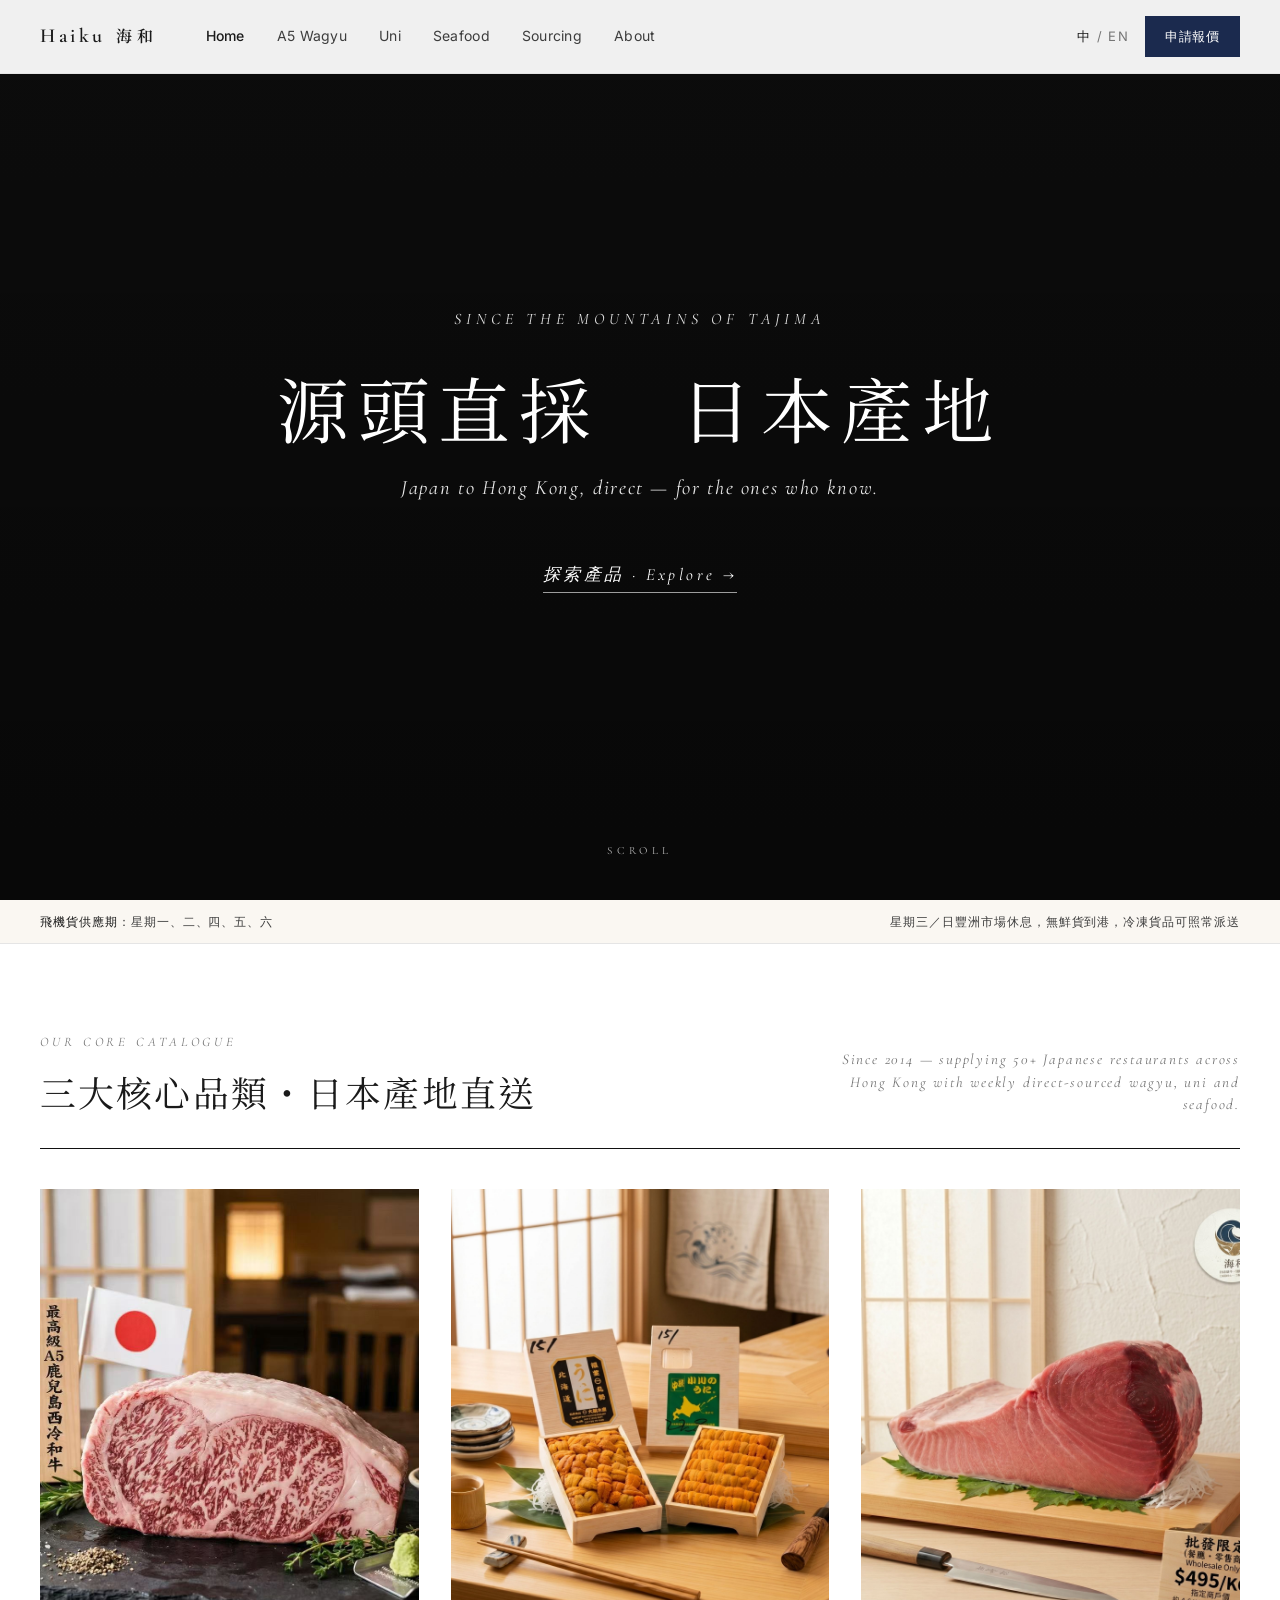
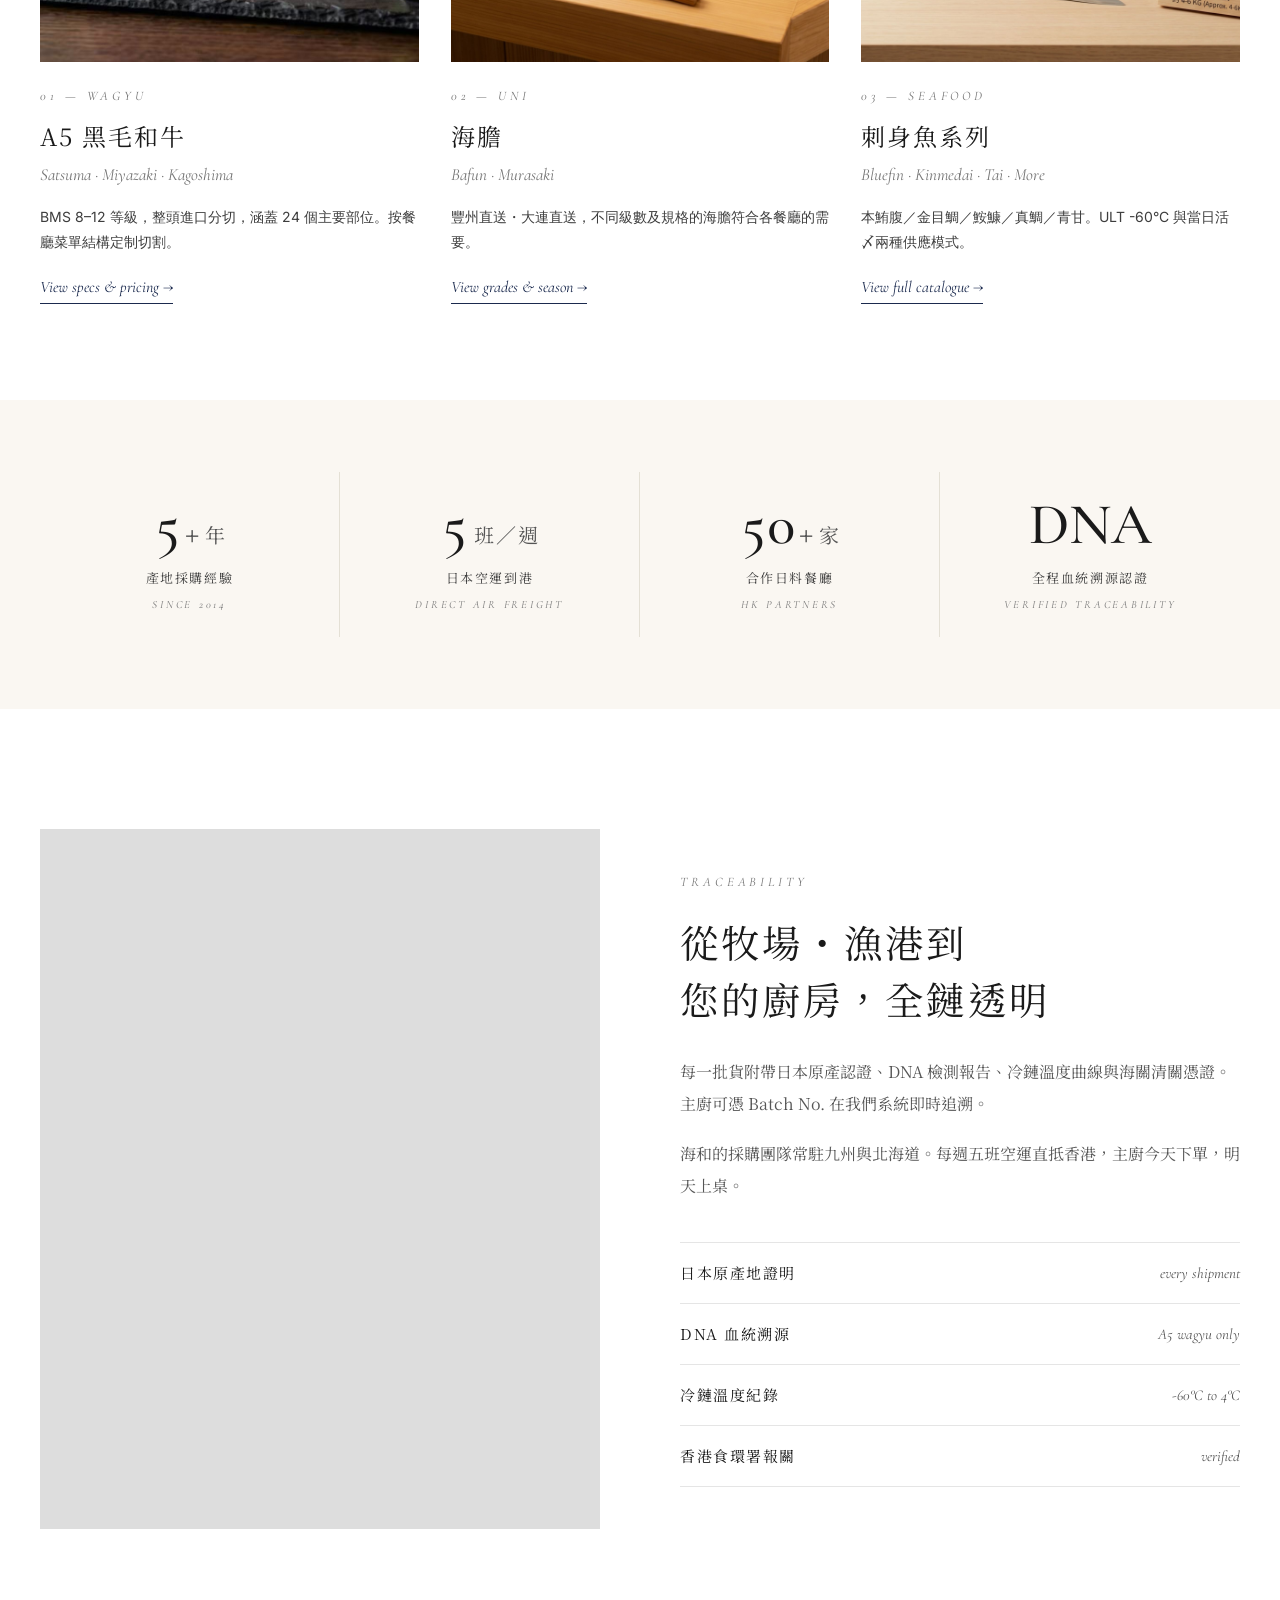
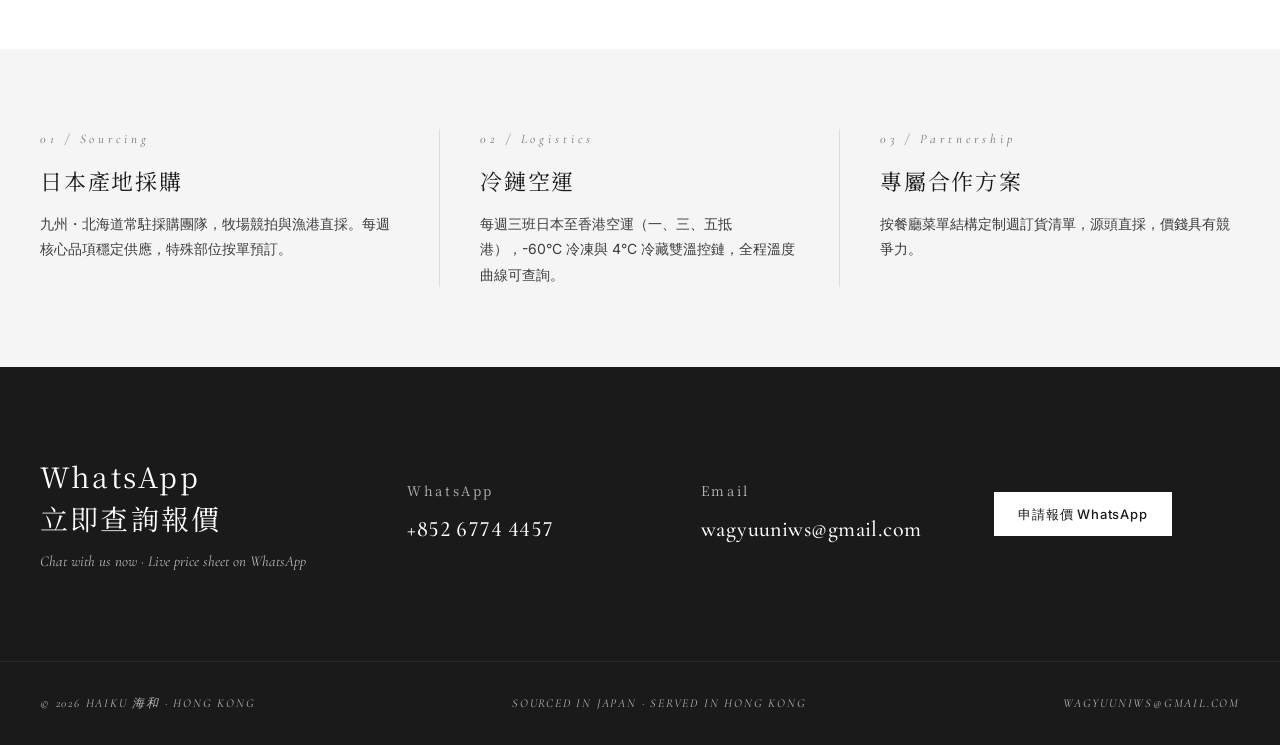
<file: index.html>
<!doctype html>
<html lang="zh-Hant">
<head>
<meta charset="utf-8">
<meta name="viewport" content="width=device-width,initial-scale=1">
<title>海和 Haiku — 日本產地直送・香港高端餐飲批發</title>
<link rel="preconnect" href="https://fonts.googleapis.com">
<link rel="preconnect" href="https://fonts.gstatic.com" crossorigin>
<link href="https://fonts.googleapis.com/css2?family=Cormorant+Garamond:ital,wght@0,400;0,500;0,600;1,400;1,500&family=Inter:wght@300;400;500;600&family=Noto+Serif+TC:wght@300;400;500;600;700&display=swap" rel="stylesheet">
<style>
  *, *::before, *::after { box-sizing: border-box; }
  :root {
    --ink: #1a1a1a;
    --ink-70: #3d3d3d;
    --ink-60: #555;
    --ink-50: #757575;
    --ink-30: #b8b8b8;
    --line: #e5e5e5;
    --line-strong: #111;
    --paper: #ffffff;
    --cream: #faf7f2;
    --gray: #f5f5f5;
    --navy: #1b2a4e;
    --navy-hover: #0f1c38;
    --serif-zh: "Noto Serif TC", serif;
    --serif-en: "Cormorant Garamond", Georgia, serif;
    --sans: "Inter", -apple-system, "PingFang TC", "Microsoft JhengHei", sans-serif;
  }
  html, body { margin: 0; padding: 0; }
  body {
    font-family: var(--sans); color: var(--ink); background: var(--paper);
    -webkit-font-smoothing: antialiased; line-height: 1.6;
  }
  a { color: inherit; text-decoration: none; }
  img { display: block; max-width: 100%; }

  /* ========== NAV (from C, refined) ========== */
  .nav {
    position: fixed; inset: 0 0 auto 0; z-index: 20;
    background: rgba(255,255,255,.94);
    backdrop-filter: saturate(140%) blur(14px);
    border-bottom: 1px solid var(--line);
  }
  .nav-inner {
    max-width: 1440px; margin: 0 auto;
    padding: 16px 40px; display: flex; align-items: center; gap: 48px;
  }
  .mark { font-family: var(--serif-en); font-weight: 600; font-size: 20px; letter-spacing: .18em; }
  .mark .zh { font-family: var(--serif-zh); margin-left: 10px; font-size: 16px; letter-spacing: .3em; }
  .menu { display: flex; gap: 32px; flex: 1; font-size: 14px; letter-spacing: .02em; }
  .menu a { padding: 6px 0; color: var(--ink-70); }
  .menu a:hover, .menu a.active { color: var(--ink); font-weight: 500; }
  .nav-right { display: flex; align-items: center; gap: 16px; font-size: 13px; }
  .lang { color: var(--ink-50); letter-spacing: .1em; }
  .lang .on { color: var(--ink); font-weight: 500; }
  .btn-primary {
    background: var(--navy); color: #fff; padding: 10px 20px; font-size: 13px;
    letter-spacing: .06em; font-weight: 500; transition: background .15s;
  }
  .btn-primary:hover { background: var(--navy-hover); }

  /* ========== HERO (from A, full-bleed cinematic) ========== */
  .hero {
    position: relative; width: 100%; height: 100vh; min-height: 720px; max-height: 920px;
    background: #111 center/cover no-repeat;
    background-image:
      linear-gradient(rgba(0,0,0,.3), rgba(0,0,0,.55)),
      url("https://images.unsplash.com/photo-1558030006-450675393462?w=2400&q=85&auto=format&fit=crop");
  }
  .hero-copy {
    position: absolute; inset: 0; display: flex; flex-direction: column;
    align-items: center; justify-content: center; color: #fff; text-align: center; padding: 0 24px;
  }
  .eyebrow {
    font-family: var(--serif-en); font-style: italic; font-size: 16px; letter-spacing: .3em;
    text-transform: uppercase; opacity: .88; margin-bottom: 28px;
  }
  .hero h1 {
    font-family: var(--serif-zh); font-weight: 400;
    font-size: clamp(40px, 5.6vw, 76px); letter-spacing: .12em; line-height: 1.3; margin: 0 0 18px;
  }
  .hero-sub {
    font-family: var(--serif-en); font-size: clamp(18px, 1.6vw, 24px); font-style: italic; opacity: .9;
    letter-spacing: .08em; margin-bottom: 56px;
  }
  .hero-cta {
    font-family: var(--serif-en); font-size: 17px; letter-spacing: .2em; font-style: italic;
    padding-bottom: 4px; border-bottom: 1px solid rgba(255,255,255,.6);
    transition: border-color .2s;
  }
  .hero-cta:hover { border-bottom-color: #fff; }
  .scroll-hint {
    position: absolute; bottom: 40px; left: 50%; transform: translateX(-50%);
    font-family: var(--serif-en); font-size: 11px; letter-spacing: .4em; color: #fff; opacity: .7;
  }

  /* ========== UTILITY STRIP (from C) ========== */
  .utility {
    border-bottom: 1px solid var(--line); background: var(--cream);
    font-size: 12px; color: var(--ink-70); letter-spacing: .08em;
  }
  .utility-inner {
    max-width: 1440px; margin: 0 auto; padding: 12px 40px;
    display: flex; justify-content: space-between;
  }
  .utility b { font-weight: 500; color: var(--ink); }

  /* ========== PRODUCT GRID (from C, polished) ========== */
  main { max-width: 1440px; margin: 0 auto; padding: 0 40px; }
  .fold-head {
    display: flex; justify-content: space-between; align-items: end;
    padding: 88px 0 32px; border-bottom: 1px solid var(--line-strong);
  }
  .fold-head .lbl {
    font-family: var(--serif-en); font-style: italic; font-size: 13px; letter-spacing: .3em;
    text-transform: uppercase; color: var(--ink-50); margin-bottom: 16px;
  }
  .fold-head h2 {
    font-family: var(--serif-zh); font-weight: 400;
    font-size: clamp(28px, 2.8vw, 40px); letter-spacing: .06em; margin: 0; line-height: 1.3;
  }
  .fold-head .h-en {
    font-family: var(--serif-en); font-style: italic; font-size: 15px; color: var(--ink-50);
    letter-spacing: .12em; max-width: 420px; text-align: right; line-height: 1.5;
  }

  .product-grid {
    display: grid; grid-template-columns: repeat(3, 1fr); gap: 32px;
    padding: 40px 0 96px;
  }
  .card {
    display: flex; flex-direction: column; background: #fff;
    transition: transform .3s ease;
  }
  .card:hover { transform: translateY(-6px); }
  .card-img {
    aspect-ratio: 4/5; background: var(--gray) center/cover no-repeat;
    margin-bottom: 24px; overflow: hidden;
  }
  .card-img.wagyu { background-image: url("img/wagyu.jpg"); }
  .card-img.uni { background-image: url("img/uni.jpg"); }
  .card-img.sea { background-image: url("img/seafood.jpg"); }
  .card-cat {
    font-family: var(--serif-en); font-style: italic; font-size: 13px; letter-spacing: .3em;
    text-transform: uppercase; color: var(--ink-50); margin-bottom: 10px;
  }
  .card-name {
    font-family: var(--serif-zh); font-size: 24px; font-weight: 400; letter-spacing: .08em;
    margin-bottom: 6px;
  }
  .card-en {
    font-family: var(--serif-en); font-style: italic; font-size: 17px; color: var(--ink-50); margin-bottom: 16px;
  }
  .card-desc {
    font-size: 14px; color: var(--ink-70); line-height: 1.8; margin-bottom: 20px;
  }
  .card-meta {
    display: flex; gap: 18px; font-size: 12px; color: var(--ink-50);
    padding-top: 18px; border-top: 1px solid var(--line); margin-bottom: 18px;
    letter-spacing: .06em;
  }
  .card-meta .k b { color: var(--ink); font-weight: 500; margin-left: 5px; }
  .card-link {
    font-family: var(--serif-en); font-style: italic; font-size: 16px; color: var(--navy);
    padding-bottom: 3px; border-bottom: 1px solid var(--navy); align-self: flex-start;
  }

  /* ========== CREDENTIALS BAND (merged A stats + C layout) ========== */
  .creds {
    background: var(--cream); padding: 72px 40px;
  }
  .creds-inner {
    max-width: 1440px; margin: 0 auto;
    display: grid; grid-template-columns: repeat(4, 1fr); gap: 0;
  }
  .cred {
    text-align: center; padding: 24px;
    border-right: 1px solid #e4e0d5;
  }
  .cred:last-child { border-right: none; }
  .cred-num {
    font-family: var(--serif-en); font-weight: 500; font-size: 58px; line-height: 1;
    margin-bottom: 14px; color: var(--ink);
    font-variant-numeric: tabular-nums; letter-spacing: 0;
    display: flex; align-items: baseline; justify-content: center; gap: 6px;
  }
  .cred-num .unit {
    font-family: var(--serif-zh); font-size: 20px; font-weight: 400;
    color: var(--ink-60); letter-spacing: .1em;
  }
  .cred-num .plus {
    font-family: var(--serif-en); font-size: 36px; font-weight: 400;
    color: var(--ink-60); line-height: 1; margin-left: -2px;
  }
  .cred-label {
    font-family: var(--serif-zh); font-size: 13px; color: var(--ink-70); letter-spacing: .12em;
    line-height: 1.5;
  }
  .cred-sub {
    font-family: var(--serif-en); font-style: italic; font-size: 11px; color: var(--ink-50);
    letter-spacing: .25em; text-transform: uppercase; margin-top: 8px;
  }

  /* ========== TRACEABILITY (from A — editorial image+list) ========== */
  .trust {
    padding: 120px 40px;
  }
  .trust-inner {
    max-width: 1280px; margin: 0 auto;
    display: grid; grid-template-columns: 1fr 1fr; gap: 80px; align-items: center;
  }
  .trust-img {
    aspect-ratio: 4/5;
    background: #ddd center/cover no-repeat;
    background-image: url("https://images.unsplash.com/photo-1500595046743-cd271d694d30?w=1600&q=85&auto=format&fit=crop");
  }
  .trust-copy .lbl {
    font-family: var(--serif-en); font-style: italic; font-size: 13px; letter-spacing: .3em;
    text-transform: uppercase; color: var(--ink-50); margin-bottom: 20px;
  }
  .trust-copy h3 {
    font-family: var(--serif-zh); font-weight: 400;
    font-size: clamp(30px, 3vw, 44px); letter-spacing: .08em; line-height: 1.5; margin: 0 0 28px;
  }
  .trust-copy p {
    font-family: var(--serif-zh); font-size: 16px; line-height: 2; color: var(--ink-60); margin: 0 0 18px;
  }
  .trust-list {
    margin: 40px 0 0; padding: 0; list-style: none; border-top: 1px solid var(--line);
  }
  .trust-list li {
    padding: 18px 0; border-bottom: 1px solid var(--line);
    display: flex; justify-content: space-between; font-family: var(--serif-zh); font-size: 15px;
  }
  .trust-list .k { color: var(--ink); letter-spacing: .1em; }
  .trust-list .v { color: var(--ink-60); font-family: var(--serif-en); font-style: italic; }

  /* ========== SERVICES (from C) ========== */
  .services-wrap { background: var(--gray); }
  .services {
    max-width: 1440px; margin: 0 auto; padding: 80px 40px;
    display: grid; grid-template-columns: repeat(3, 1fr); gap: 0;
  }
  .svc {
    padding: 0 40px;
    border-right: 1px solid #dcdcdc;
  }
  .svc:first-child { padding-left: 0; }
  .svc:last-child { border-right: none; padding-right: 0; }
  .svc-no {
    font-family: var(--serif-en); font-style: italic; font-size: 13px; color: var(--ink-50);
    letter-spacing: .3em; margin-bottom: 14px;
  }
  .svc-h {
    font-family: var(--serif-zh); font-size: 22px; font-weight: 400;
    letter-spacing: .08em; margin-bottom: 14px; line-height: 1.5;
  }
  .svc-desc { font-size: 14px; color: var(--ink-70); line-height: 1.8; }

  /* ========== CONTACT (from C, dark CTA strip) ========== */
  .contact {
    background: var(--ink); color: #fff; padding: 88px 40px;
  }
  .contact-inner {
    max-width: 1440px; margin: 0 auto;
    display: grid; grid-template-columns: 1.3fr 1fr 1fr 1fr; gap: 48px; align-items: center;
  }
  .contact h3 {
    font-family: var(--serif-zh); font-weight: 400; font-size: 28px; letter-spacing: .08em;
    line-height: 1.5; margin: 0;
  }
  .contact .h-en {
    font-family: var(--serif-en); font-style: italic; font-size: 15px; color: var(--ink-30); margin-top: 10px;
  }
  .contact-item .k {
    font-family: var(--serif-zh); font-weight: 400; font-size: 13px; letter-spacing: .2em;
    color: var(--ink-30); margin-bottom: 10px;
  }
  .contact-item .v.lg {
    font-family: var(--serif-en); font-weight: 500; font-size: 22px;
    font-variant-numeric: lining-nums tabular-nums;
    font-feature-settings: "lnum" 1, "tnum" 1;
    letter-spacing: .02em; white-space: nowrap;
  }
  .contact .btn-primary {
    background: #fff; color: var(--ink); padding: 14px 24px; font-weight: 500;
  }
  .contact .btn-primary:hover { background: #e8e8eb; }

  /* ========== FOOTER ========== */
  footer {
    background: var(--ink); color: var(--ink-30); padding: 32px 40px;
    font-size: 12px; font-family: var(--serif-en); font-style: italic; letter-spacing: .15em;
    border-top: 1px solid #2a2a2a;
  }
  footer .row {
    max-width: 1440px; margin: 0 auto;
    display: flex; justify-content: space-between; text-transform: uppercase;
  }

  .badge {
    position: fixed; bottom: 20px; left: 20px; z-index: 100;
    background: var(--navy); color: #fff; font-family: var(--serif-en); font-style: italic;
    font-size: 12px; letter-spacing: .2em; padding: 10px 16px; border-radius: 2px;
  }

  @media (max-width: 900px) {
    .nav-inner { flex-wrap: wrap; gap: 12px; padding: 14px 20px; }
    .mark { font-size: 17px; }
    .mark .zh { font-size: 14px; margin-left: 6px; letter-spacing: .2em; }
    .menu {
      order: 3; flex: 1 0 100%; gap: 10px 16px; font-size: 12px;
      flex-wrap: wrap; justify-content: center;
    }
    .menu a { white-space: nowrap; padding: 3px 0; }
    .nav-right { gap: 10px; }
    .btn-primary { padding: 8px 14px; font-size: 12px; }
    .utility-inner { flex-direction: column; gap: 6px; padding: 10px 20px; font-size: 11px; }
    .hero h1 { font-size: clamp(34px, 9vw, 48px); letter-spacing: .08em; }
    .hero-sub { font-size: 15px; margin-bottom: 40px; }
    .hero-cta { font-size: 15px; }
    main { padding: 0 20px; }
    .fold-head { flex-direction: column; align-items: flex-start; gap: 12px; padding-top: 56px; }
    .fold-head .h-en { text-align: left; font-size: 13px; }
    .product-grid { grid-template-columns: 1fr; gap: 40px; padding: 32px 0 56px; }
    .creds, .trust, .services, .contact { padding: 56px 20px; }
    .creds-inner { grid-template-columns: repeat(2, 1fr); gap: 0; }
    .cred { border-right: none; border-bottom: 1px solid #e4e0d5; padding: 18px 12px; }
    .cred-num { font-size: 42px; }
    .cred-num .unit { font-size: 16px; }
    .cred-num .plus { font-size: 28px; }
    .cred:nth-child(odd) { border-right: 1px solid #e4e0d5; }
    .cred:nth-last-child(-n+2) { border-bottom: none; }
    .trust-inner { grid-template-columns: 1fr; gap: 40px; }
    .services { grid-template-columns: 1fr; gap: 40px; padding: 56px 20px; }
    .svc { padding: 0; border-right: none; border-bottom: 1px solid #dcdcdc; padding-bottom: 32px; }
    .svc:last-child { border-bottom: none; }
    .contact-inner { grid-template-columns: 1fr; gap: 28px; text-align: center; }
    .contact h3 { font-size: 24px; }
    footer .row { flex-direction: column; gap: 8px; text-align: center; }
  }
  @media (max-width: 480px) {
    .menu { font-size: 11px; gap: 8px 12px; }
    .mark { font-size: 15px; }
    .hero h1 { font-size: 34px; }
  }
</style>
</head>
<body>

<nav class="nav">
  <div class="nav-inner">
    <div class="mark">Haiku<span class="zh">海和</span></div>
    <div class="menu">
      <a href="index.html" class="active">Home</a>
      <a href="wagyu.html">A5 Wagyu</a>
      <a href="uni.html">Uni</a>
      <a href="seafood.html">Seafood</a>
      <a href="#traceability">Sourcing</a>
      <a href="about.html">About</a>
    </div>
    <div class="nav-right">
      <div class="lang"><span class="on">中</span> / EN</div>
      <a class="btn-primary" href="#contact">申請報價</a>
    </div>
  </div>
</nav>

<!-- Hero: A-style cinematic -->
<header class="hero">
  <div class="hero-copy">
    <div class="eyebrow">Since the Mountains of Tajima</div>
    <h1>源頭直採　日本產地</h1>
    <div class="hero-sub">Japan to Hong Kong, direct — for the ones who know.</div>
    <a class="hero-cta" href="#products">探索產品 · Explore →</a>
  </div>
  <div class="scroll-hint">SCROLL</div>
</header>

<!-- Utility: live stock strip (C-style info density) -->
<div class="utility">
  <div class="utility-inner">
    <div><b>飛機貨供應期</b>：星期一、二、四、五、六</div>
    <div>星期三／日豐洲市場休息，無鮮貨到港，冷凍貨品可照常派送</div>
  </div>
</div>

<!-- Products: C-style grid, elevated -->
<main id="products">
  <div class="fold-head">
    <div>
      <div class="lbl">Our Core Catalogue</div>
      <h2>三大核心品類・日本產地直送</h2>
    </div>
    <div class="h-en">Since 2014 — supplying 50+ Japanese restaurants across Hong Kong with weekly direct-sourced wagyu, uni and seafood.</div>
  </div>

  <section class="product-grid">
    <article class="card">
      <div class="card-img wagyu"></div>
      <div class="card-cat">01 — Wagyu</div>
      <div class="card-name">A5 黑毛和牛</div>
      <div class="card-en">Satsuma · Miyazaki · Kagoshima</div>
      <div class="card-desc">BMS 8–12 等級，整頭進口分切，涵蓋 24 個主要部位。按餐廳菜單結構定制切割。</div>
      <a class="card-link" href="wagyu.html">View specs &amp; pricing →</a>
    </article>
    <article class="card">
      <div class="card-img uni"></div>
      <div class="card-cat">02 — Uni</div>
      <div class="card-name">海膽</div>
      <div class="card-en">Bafun · Murasaki</div>
      <div class="card-desc">豐州直送・大連直送，不同級數及規格的海膽符合各餐廳的需要。</div>
      <a class="card-link" href="uni.html">View grades &amp; season →</a>
    </article>
    <article class="card">
      <div class="card-img sea"></div>
      <div class="card-cat">03 — Seafood</div>
      <div class="card-name">刺身魚系列</div>
      <div class="card-en">Bluefin · Kinmedai · Tai · More</div>
      <div class="card-desc">本鮪腹／金目鯛／鮟鱇／真鯛／青甘。ULT -60°C 與當日活〆兩種供應模式。</div>
      <a class="card-link" href="seafood.html">View full catalogue →</a>
    </article>
  </section>
</main>

<!-- Credentials band on cream (warmer than pure white C) -->
<section class="creds">
  <div class="creds-inner">
    <div class="cred">
      <div class="cred-num">5<span class="plus">+</span><span class="unit">年</span></div>
      <div class="cred-label">產地採購經驗</div>
      <div class="cred-sub">Since 2014</div>
    </div>
    <div class="cred">
      <div class="cred-num">5<span class="unit">班／週</span></div>
      <div class="cred-label">日本空運到港</div>
      <div class="cred-sub">Direct Air Freight</div>
    </div>
    <div class="cred">
      <div class="cred-num">50<span class="plus">+</span><span class="unit">家</span></div>
      <div class="cred-label">合作日料餐廳</div>
      <div class="cred-sub">HK Partners</div>
    </div>
    <div class="cred">
      <div class="cred-num">DNA</div>
      <div class="cred-label">全程血統溯源認證</div>
      <div class="cred-sub">Verified Traceability</div>
    </div>
  </div>
</section>

<!-- Traceability (A-style editorial) -->
<section class="trust" id="traceability">
  <div class="trust-inner">
    <div class="trust-img"></div>
    <div class="trust-copy">
      <div class="lbl">Traceability</div>
      <h3>從牧場・漁港到<br>您的廚房，全鏈透明</h3>
      <p>每一批貨附帶日本原產認證、DNA 檢測報告、冷鏈溫度曲線與海關清關憑證。主廚可憑 Batch No. 在我們系統即時追溯。</p>
      <p>海和的採購團隊常駐九州與北海道。每週五班空運直抵香港，主廚今天下單，明天上桌。</p>
      <ul class="trust-list">
        <li><span class="k">日本原產地證明</span><span class="v">every shipment</span></li>
        <li><span class="k">DNA 血統溯源</span><span class="v">A5 wagyu only</span></li>
        <li><span class="k">冷鏈溫度紀錄</span><span class="v">-60°C to 4°C</span></li>
        <li><span class="k">香港食環署報關</span><span class="v">verified</span></li>
      </ul>
    </div>
  </div>
</section>

<!-- Services -->
<div class="services-wrap">
  <section class="services">
    <div class="svc">
      <div class="svc-no">01 / Sourcing</div>
      <div class="svc-h">日本產地採購</div>
      <div class="svc-desc">九州・北海道常駐採購團隊，牧場競拍與漁港直採。每週核心品項穩定供應，特殊部位按單預訂。</div>
    </div>
    <div class="svc">
      <div class="svc-no">02 / Logistics</div>
      <div class="svc-h">冷鏈空運</div>
      <div class="svc-desc">每週三班日本至香港空運（一、三、五抵港），-60°C 冷凍與 4°C 冷藏雙溫控鏈，全程溫度曲線可查詢。</div>
    </div>
    <div class="svc">
      <div class="svc-no">03 / Partnership</div>
      <div class="svc-h">專屬合作方案</div>
      <div class="svc-desc">按餐廳菜單結構定制週訂貨清單，源頭直採，價錢具有競爭力。</div>
    </div>
  </section>
</div>

<!-- Contact dark CTA -->
<section class="contact" id="contact">
  <div class="contact-inner">
    <div>
      <h3>WhatsApp<br>立即查詢報價</h3>
      <div class="h-en">Chat with us now · Live price sheet on WhatsApp</div>
    </div>
    <div class="contact-item">
      <div class="k">WhatsApp</div>
      <div class="v lg">+852 6774 4457</div>
    </div>
    <div class="contact-item">
      <div class="k">Email</div>
      <div class="v lg">wagyuuniws@gmail.com</div>
    </div>
    <div class="contact-item">
      <a class="btn-primary" href="https://wa.me/85267744457" target="_blank" rel="noopener">申請報價 WhatsApp</a>
    </div>
  </div>
</section>

<footer>
  <div class="row">
    <div>© 2026 Haiku 海和 · Hong Kong</div>
    <div>Sourced in Japan · Served in Hong Kong</div>
    <div><a href="mailto:wagyuuniws@gmail.com">wagyuuniws@gmail.com</a></div>
  </div>
</footer>

</body>
</html>
</file>
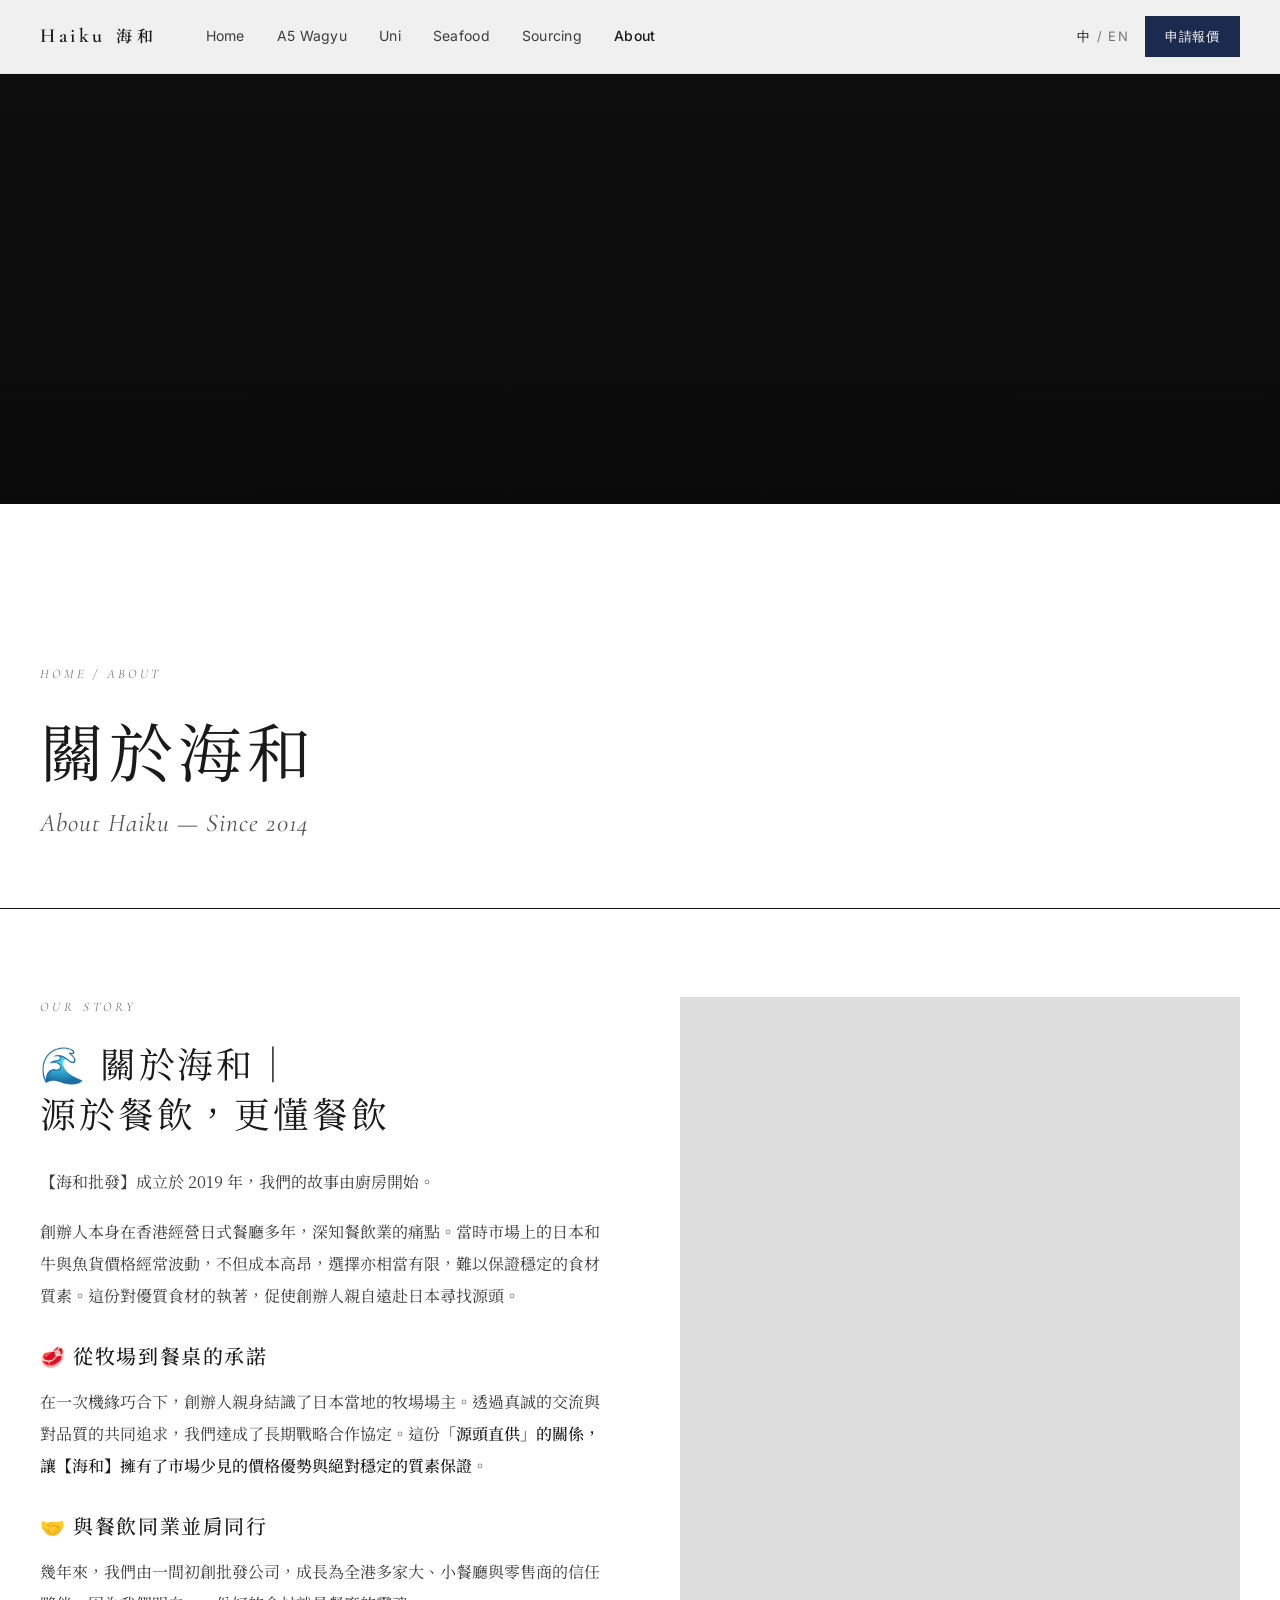
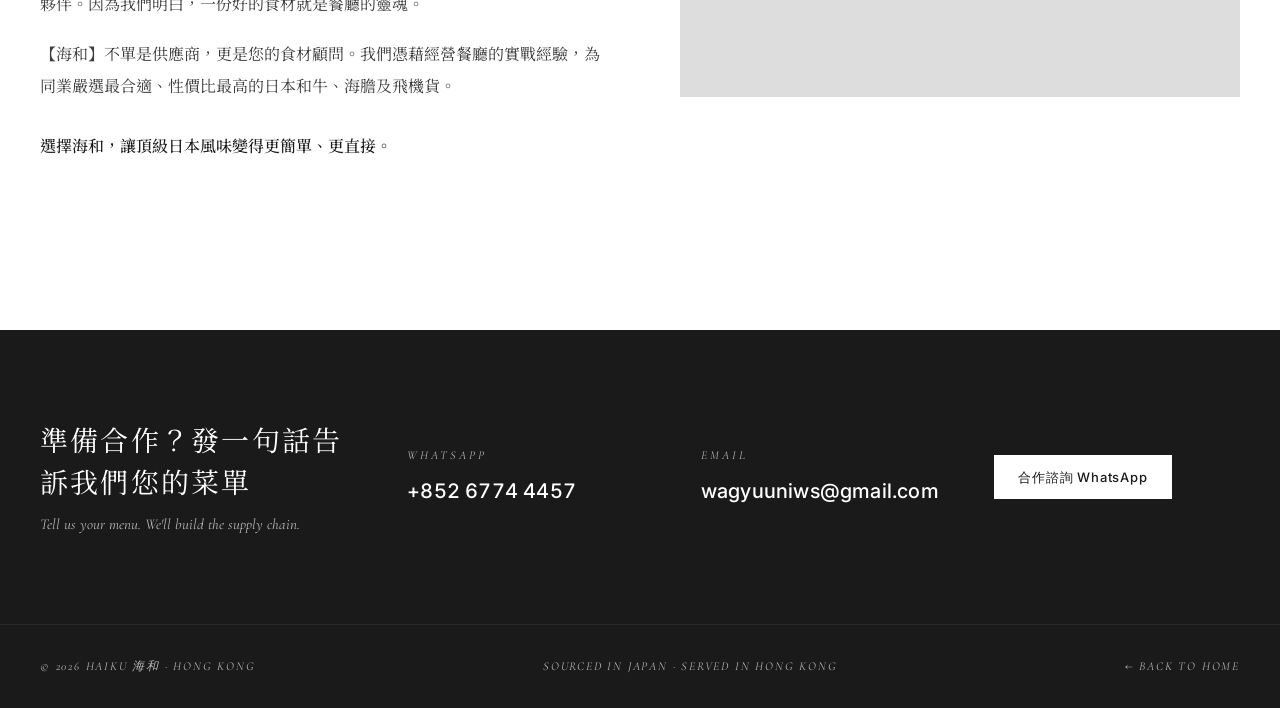
<file: about.html>
<!doctype html>
<html lang="zh-Hant">
<head>
<meta charset="utf-8">
<meta name="viewport" content="width=device-width,initial-scale=1">
<title>關於海和 · Haiku</title>
<link rel="preconnect" href="https://fonts.googleapis.com">
<link rel="preconnect" href="https://fonts.gstatic.com" crossorigin>
<link href="https://fonts.googleapis.com/css2?family=Cormorant+Garamond:ital,wght@0,400;0,500;0,600;1,400;1,500&family=Inter:wght@300;400;500;600&family=Noto+Serif+TC:wght@300;400;500;600;700&display=swap" rel="stylesheet">
<link rel="stylesheet" href="./shared.css">
<style>
  .hero-img {
    width: 100%; height: 56vh; min-height: 400px; max-height: 600px;
    background: #111 center/cover no-repeat;
    background-image: linear-gradient(rgba(0,0,0,.15), rgba(0,0,0,.4)),
      url("https://images.unsplash.com/photo-1500595046743-cd271d694d30?w=2400&q=85&auto=format&fit=crop");
  }
  .story {
    display: grid; grid-template-columns: 1fr 1fr; gap: 80px; align-items: start;
  }
  .story-media {
    aspect-ratio: 4/5; width: 100%; background: #ddd center/cover no-repeat;
    background-image: url("https://images.unsplash.com/photo-1414235077428-338989a2e8c0?w=1400&q=85&auto=format&fit=crop");
  }
  .timeline {
    margin-top: 40px; border-left: 1px solid var(--line); padding-left: 32px;
  }
  .tl-item { padding-bottom: 36px; position: relative; }
  .tl-item::before {
    content: ""; position: absolute; left: -40px; top: 6px;
    width: 9px; height: 9px; background: var(--navy); border-radius: 50%;
  }
  .tl-year {
    font-family: var(--serif-en); font-style: italic; font-size: 14px; letter-spacing: .25em;
    text-transform: uppercase; color: var(--ink-50); margin-bottom: 6px;
  }
  .tl-title {
    font-family: var(--serif-zh); font-weight: 400; font-size: 20px; letter-spacing: .08em; margin-bottom: 8px;
  }
  .tl-body { font-size: 14px; line-height: 1.9; color: var(--ink-70); }
  .faq details {
    border-bottom: 1px solid var(--line); padding: 24px 0;
  }
  .faq summary {
    cursor: pointer; font-family: var(--serif-zh); font-size: 18px; letter-spacing: .05em;
    color: var(--ink); list-style: none; display: flex; justify-content: space-between; align-items: center;
  }
  .faq summary::after { content: "+"; font-family: var(--serif-en); font-size: 24px; color: var(--ink-50); transition: transform .2s; }
  .faq details[open] summary::after { content: "−"; }
  .faq summary:hover { color: var(--navy); }
  .faq details p {
    font-family: var(--serif-zh); font-size: 15px; line-height: 2; color: var(--ink-70);
    margin: 18px 0 0;
  }
  @media (max-width: 900px) { .story { grid-template-columns: 1fr; gap: 32px; } }
</style>
</head>
<body>

<nav class="nav">
  <div class="nav-inner">
    <div class="mark"><a href="index.html">Haiku<span class="zh">海和</span></a></div>
    <div class="menu">
      <a href="index.html">Home</a>
      <a href="wagyu.html">A5 Wagyu</a>
      <a href="uni.html">Uni</a>
      <a href="seafood.html">Seafood</a>
      <a href="index.html#traceability">Sourcing</a>
      <a href="about.html" class="active">About</a>
    </div>
    <div class="nav-right">
      <div class="lang"><span class="on">中</span> / EN</div>
      <a class="btn-primary" href="index.html#contact">申請報價</a>
    </div>
  </div>
</nav>

<div class="hero-img"></div>

<header class="page-head">
  <div class="breadcrumb"><a href="index.html">Home</a> / About</div>
  <h1>關於海和</h1>
  <div class="en">About Haiku — Since 2014</div>
</header>

<section class="sec">
  <div class="story">
    <div>
      <div class="lbl" style="font-family:var(--serif-en); font-style:italic; font-size:13px; letter-spacing:.3em; text-transform:uppercase; color:var(--ink-50); margin-bottom:20px;">Our Story</div>
      <h2 style="font-family:var(--serif-zh); font-weight:400; font-size:clamp(28px,2.8vw,40px); letter-spacing:.08em; line-height:1.4; margin:0 0 28px;">🌊 關於海和｜<br>源於餐飲，更懂餐飲</h2>
      <p style="font-family:var(--serif-zh); font-size:16px; line-height:2; color:var(--ink-70); margin:0 0 18px;">
        【海和批發】成立於 2019 年，我們的故事由廚房開始。
      </p>
      <p style="font-family:var(--serif-zh); font-size:16px; line-height:2; color:var(--ink-70); margin:0 0 28px;">
        創辦人本身在香港經營日式餐廳多年，深知餐飲業的痛點。當時市場上的日本和牛與魚貨價格經常波動，不但成本高昂，選擇亦相當有限，難以保證穩定的食材質素。這份對優質食材的執著，促使創辦人親自遠赴日本尋找源頭。
      </p>
      <h3 style="font-family:var(--serif-zh); font-weight:500; font-size:20px; letter-spacing:.08em; line-height:1.6; margin:0 0 14px; color:var(--ink);">🥩 從牧場到餐桌的承諾</h3>
      <p style="font-family:var(--serif-zh); font-size:16px; line-height:2; color:var(--ink-70); margin:0 0 28px;">
        在一次機緣巧合下，創辦人親身結識了日本當地的牧場場主。透過真誠的交流與對品質的共同追求，我們達成了長期戰略合作協定。這份<em style="font-style:normal; font-weight:500; color:var(--ink);">「源頭直供」的關係，讓【海和】擁有了市場少見的價格優勢與絕對穩定的質素保證</em>。
      </p>
      <h3 style="font-family:var(--serif-zh); font-weight:500; font-size:20px; letter-spacing:.08em; line-height:1.6; margin:0 0 14px; color:var(--ink);">🤝 與餐飲同業並肩同行</h3>
      <p style="font-family:var(--serif-zh); font-size:16px; line-height:2; color:var(--ink-70); margin:0 0 18px;">
        幾年來，我們由一間初創批發公司，成長為全港多家大、小餐廳與零售商的信任夥伴。因為我們明白，一份好的食材就是餐廳的靈魂。
      </p>
      <p style="font-family:var(--serif-zh); font-size:16px; line-height:2; color:var(--ink-70); margin:0 0 18px;">
        【海和】不單是供應商，更是您的食材顧問。我們憑藉經營餐廳的實戰經驗，為同業嚴選最合適、性價比最高的日本和牛、海膽及飛機貨。
      </p>
      <p style="font-family:var(--serif-zh); font-weight:500; font-size:16px; line-height:2; color:var(--ink); margin:28px 0 0;">
        選擇海和，讓頂級日本風味變得更簡單、更直接。
      </p>
    </div>
    <div class="story-media" role="img" aria-label="Japanese restaurant kitchen"></div>
  </div>
</section>

<section class="cta-strip">
  <div class="cta-strip-inner">
    <div>
      <h3>準備合作？發一句話告訴我們您的菜單</h3>
      <div class="h-en">Tell us your menu. We'll build the supply chain.</div>
    </div>
    <div class="cta-item"><div class="k">WhatsApp</div><div class="v lg">+852 6774 4457</div></div>
    <div class="cta-item"><div class="k">Email</div><div class="v lg">wagyuuniws@gmail.com</div></div>
    <div class="cta-item"><a class="btn-primary" href="https://wa.me/85267744457" target="_blank" rel="noopener">合作諮詢 WhatsApp</a></div>
  </div>
</section>

<footer class="footer">
  <div class="row">
    <div>© 2026 Haiku 海和 · Hong Kong</div>
    <div>Sourced in Japan · Served in Hong Kong</div>
    <div><a href="index.html">← Back to home</a></div>
  </div>
</footer>

</body>
</html>
</file>
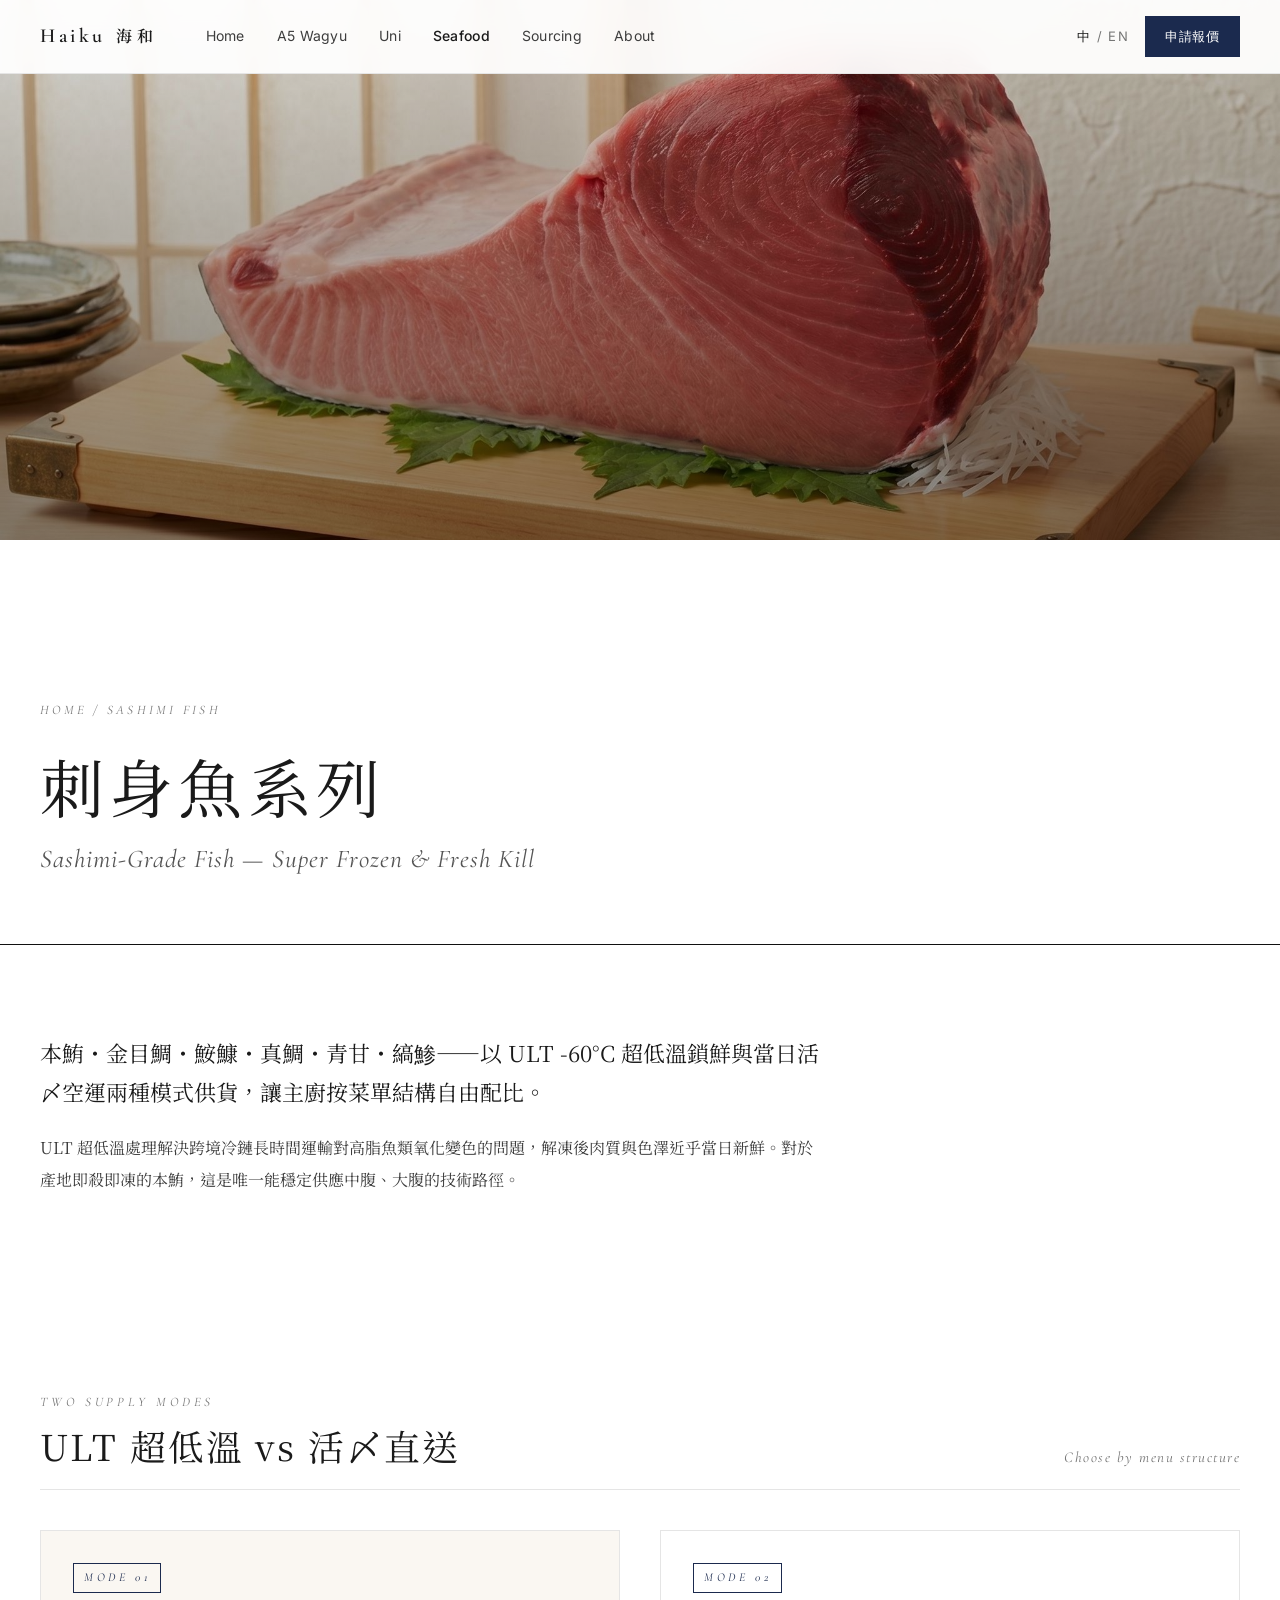
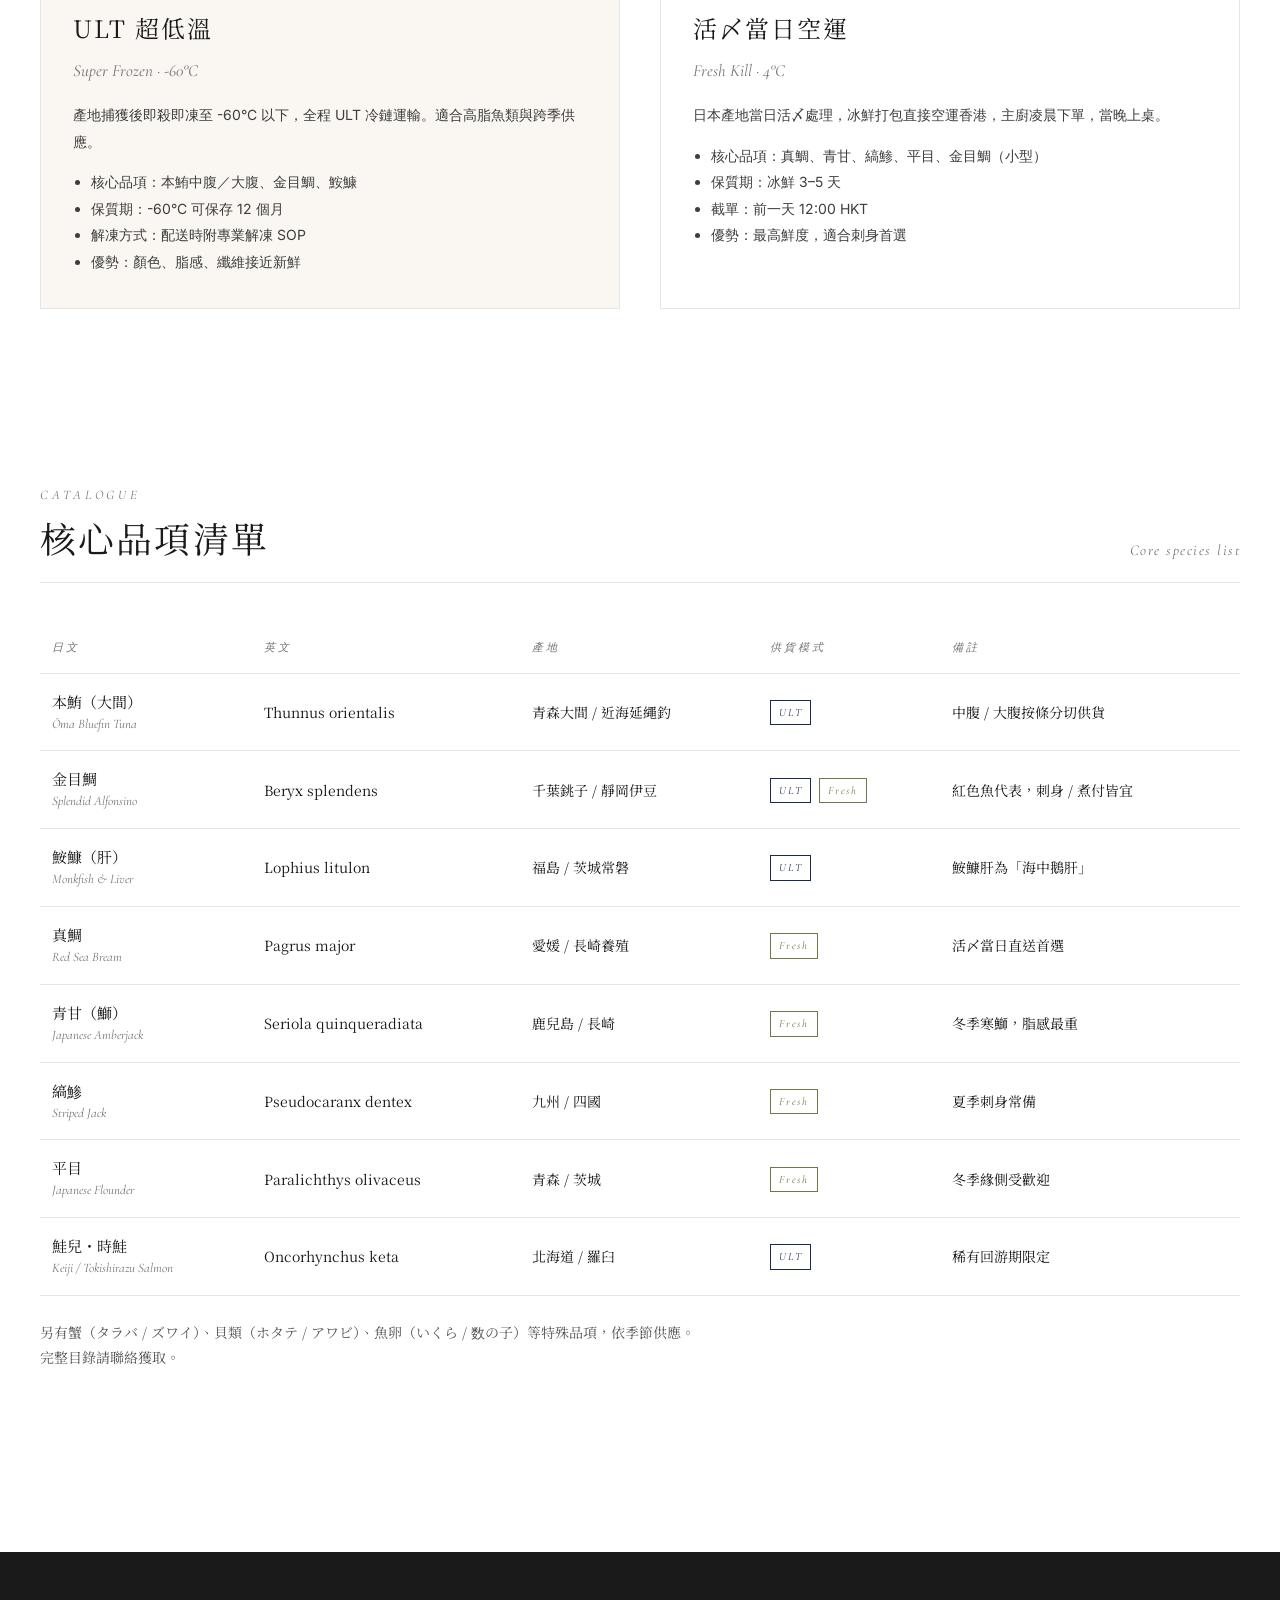
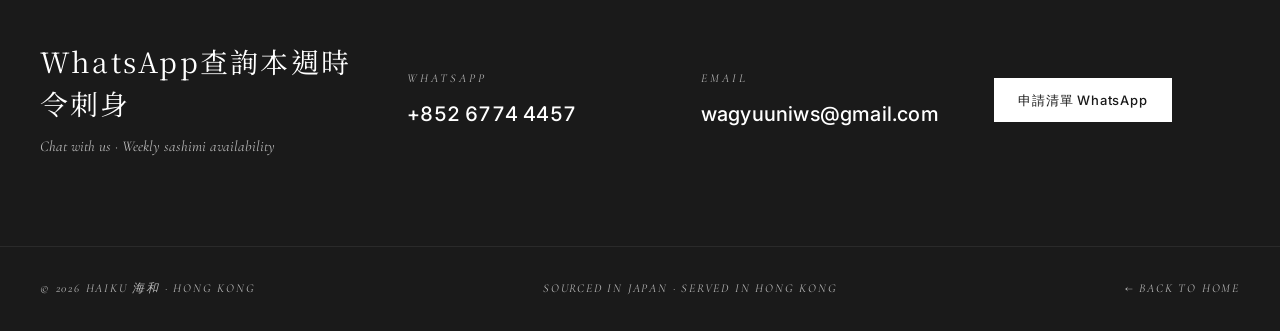
<file: seafood.html>
<!doctype html>
<html lang="zh-Hant">
<head>
<meta charset="utf-8">
<meta name="viewport" content="width=device-width,initial-scale=1">
<title>刺身魚系列 · 海和 Haiku</title>
<link rel="preconnect" href="https://fonts.googleapis.com">
<link rel="preconnect" href="https://fonts.gstatic.com" crossorigin>
<link href="https://fonts.googleapis.com/css2?family=Cormorant+Garamond:ital,wght@0,400;0,500;0,600;1,400;1,500&family=Inter:wght@300;400;500;600&family=Noto+Serif+TC:wght@300;400;500;600;700&display=swap" rel="stylesheet">
<link rel="stylesheet" href="./shared.css">
<style>
  .hero-img {
    width: 100%; height: 60vh; min-height: 420px; max-height: 640px;
    background: #111 center/cover no-repeat;
    background-image: linear-gradient(rgba(0,0,0,.15), rgba(0,0,0,.45)),
      url("img/seafood.jpg");
  }
  .modes {
    display: grid; grid-template-columns: 1fr 1fr; gap: 40px; margin-top: 32px;
  }
  .mode {
    padding: 32px; border: 1px solid var(--line);
  }
  .mode.ult { background: var(--cream); }
  .mode .tag {
    display: inline-block; font-family: var(--serif-en); font-style: italic; font-size: 12px;
    letter-spacing: .3em; text-transform: uppercase; padding: 4px 10px;
    border: 1px solid var(--navy); color: var(--navy); margin-bottom: 16px;
  }
  .mode h3 {
    font-family: var(--serif-zh); font-weight: 400; font-size: 24px; letter-spacing: .08em; margin: 0 0 10px;
  }
  .mode .temp { font-family: var(--serif-en); font-style: italic; color: var(--ink-50); font-size: 17px; margin-bottom: 18px; }
  .mode p { font-size: 14px; line-height: 1.9; color: var(--ink-70); margin: 0 0 14px; }
  .mode ul { margin: 12px 0 0; padding-left: 18px; font-size: 14px; color: var(--ink-70); line-height: 1.9; }
  .species-table {
    width: 100%; border-collapse: collapse; margin-top: 32px; font-size: 14px;
  }
  .species-table th, .species-table td {
    padding: 16px 12px; text-align: left; border-bottom: 1px solid var(--line);
  }
  .species-table th {
    font-family: var(--serif-en); font-style: italic; font-size: 11px; letter-spacing: .25em;
    text-transform: uppercase; color: var(--ink-50); font-weight: 400;
  }
  .species-table td { font-family: var(--serif-zh); color: var(--ink); line-height: 1.6; }
  .species-table .jp { font-size: 15px; }
  .species-table .en { font-family: var(--serif-en); font-style: italic; font-size: 13px; color: var(--ink-50); }
  .species-table .badge {
    display: inline-block; font-family: var(--serif-en); font-style: italic; font-size: 11px;
    letter-spacing: .15em; padding: 3px 8px; border: 1px solid var(--line); color: var(--ink-60);
    margin-right: 4px;
  }
  .species-table .badge.ult { border-color: var(--navy); color: var(--navy); }
  .species-table .badge.fresh { border-color: #6b7c4a; color: #6b7c4a; }
  @media (max-width: 900px) {
    .modes { grid-template-columns: 1fr; }
    .species-table th, .species-table td { padding: 12px 6px; }
  }
</style>
</head>
<body>

<nav class="nav">
  <div class="nav-inner">
    <div class="mark"><a href="index.html">Haiku<span class="zh">海和</span></a></div>
    <div class="menu">
      <a href="index.html">Home</a>
      <a href="wagyu.html">A5 Wagyu</a>
      <a href="uni.html">Uni</a>
      <a href="seafood.html" class="active">Seafood</a>
      <a href="index.html#traceability">Sourcing</a>
      <a href="about.html">About</a>
    </div>
    <div class="nav-right">
      <div class="lang"><span class="on">中</span> / EN</div>
      <a class="btn-primary" href="index.html#contact">申請報價</a>
    </div>
  </div>
</nav>

<div class="hero-img"></div>

<header class="page-head">
  <div class="breadcrumb"><a href="index.html">Home</a> / Sashimi Fish</div>
  <h1>刺身魚系列</h1>
  <div class="en">Sashimi-Grade Fish — Super Frozen &amp; Fresh Kill</div>
</header>

<section class="sec">
  <div class="prose">
    <p class="lead">本鮪・金目鯛・鮟鱇・真鯛・青甘・縞鯵——以 ULT -60°C 超低溫鎖鮮與當日活〆空運兩種模式供貨，讓主廚按菜單結構自由配比。</p>
    <p>ULT 超低溫處理解決跨境冷鏈長時間運輸對高脂魚類氧化變色的問題，解凍後肉質與色澤近乎當日新鮮。對於產地即殺即凍的本鮪，這是唯一能穩定供應中腹、大腹的技術路徑。</p>
  </div>
</section>

<section class="sec">
  <div class="sec-title">
    <div><div class="lbl">Two Supply Modes</div><h2>ULT 超低溫 vs 活〆直送</h2></div>
    <div class="en">Choose by menu structure</div>
  </div>
  <div class="modes">
    <article class="mode ult">
      <span class="tag">Mode 01</span>
      <h3>ULT 超低溫</h3>
      <div class="temp">Super Frozen · -60°C</div>
      <p>產地捕獲後即殺即凍至 -60°C 以下，全程 ULT 冷鏈運輸。適合高脂魚類與跨季供應。</p>
      <ul>
        <li>核心品項：本鮪中腹／大腹、金目鯛、鮟鱇</li>
        <li>保質期：-60°C 可保存 12 個月</li>
        <li>解凍方式：配送時附專業解凍 SOP</li>
        <li>優勢：顏色、脂感、纖維接近新鮮</li>
      </ul>
    </article>
    <article class="mode">
      <span class="tag">Mode 02</span>
      <h3>活〆當日空運</h3>
      <div class="temp">Fresh Kill · 4°C</div>
      <p>日本產地當日活〆處理，冰鮮打包直接空運香港，主廚凌晨下單，當晚上桌。</p>
      <ul>
        <li>核心品項：真鯛、青甘、縞鯵、平目、金目鯛（小型）</li>
        <li>保質期：冰鮮 3–5 天</li>
        <li>截單：前一天 12:00 HKT</li>
        <li>優勢：最高鮮度，適合刺身首選</li>
      </ul>
    </article>
  </div>
</section>

<section class="sec">
  <div class="sec-title">
    <div><div class="lbl">Catalogue</div><h2>核心品項清單</h2></div>
    <div class="en">Core species list</div>
  </div>
  <table class="species-table">
    <thead>
      <tr><th>日文</th><th>英文</th><th>產地</th><th>供貨模式</th><th>備註</th></tr>
    </thead>
    <tbody>
      <tr>
        <td><div class="jp">本鮪（大間）</div><div class="en">Ōma Bluefin Tuna</div></td>
        <td>Thunnus orientalis</td>
        <td>青森大間 / 近海延繩釣</td>
        <td><span class="badge ult">ULT</span></td>
        <td>中腹 / 大腹按條分切供貨</td>
      </tr>
      <tr>
        <td><div class="jp">金目鯛</div><div class="en">Splendid Alfonsino</div></td>
        <td>Beryx splendens</td>
        <td>千葉銚子 / 靜岡伊豆</td>
        <td><span class="badge ult">ULT</span> <span class="badge fresh">Fresh</span></td>
        <td>紅色魚代表，刺身 / 煮付皆宜</td>
      </tr>
      <tr>
        <td><div class="jp">鮟鱇（肝）</div><div class="en">Monkfish &amp; Liver</div></td>
        <td>Lophius litulon</td>
        <td>福島 / 茨城常磐</td>
        <td><span class="badge ult">ULT</span></td>
        <td>鮟鱇肝為「海中鵝肝」</td>
      </tr>
      <tr>
        <td><div class="jp">真鯛</div><div class="en">Red Sea Bream</div></td>
        <td>Pagrus major</td>
        <td>愛媛 / 長崎養殖</td>
        <td><span class="badge fresh">Fresh</span></td>
        <td>活〆當日直送首選</td>
      </tr>
      <tr>
        <td><div class="jp">青甘（鰤）</div><div class="en">Japanese Amberjack</div></td>
        <td>Seriola quinqueradiata</td>
        <td>鹿兒島 / 長崎</td>
        <td><span class="badge fresh">Fresh</span></td>
        <td>冬季寒鰤，脂感最重</td>
      </tr>
      <tr>
        <td><div class="jp">縞鯵</div><div class="en">Striped Jack</div></td>
        <td>Pseudocaranx dentex</td>
        <td>九州 / 四國</td>
        <td><span class="badge fresh">Fresh</span></td>
        <td>夏季刺身常備</td>
      </tr>
      <tr>
        <td><div class="jp">平目</div><div class="en">Japanese Flounder</div></td>
        <td>Paralichthys olivaceus</td>
        <td>青森 / 茨城</td>
        <td><span class="badge fresh">Fresh</span></td>
        <td>冬季緣側受歡迎</td>
      </tr>
      <tr>
        <td><div class="jp">鮭兒・時鮭</div><div class="en">Keiji / Tokishirazu Salmon</div></td>
        <td>Oncorhynchus keta</td>
        <td>北海道 / 羅臼</td>
        <td><span class="badge ult">ULT</span></td>
        <td>稀有回游期限定</td>
      </tr>
    </tbody>
  </table>
  <p style="font-family:var(--serif-zh); font-size:14px; color:var(--ink-60); margin-top:24px; line-height:1.8;">
    另有蟹（タラバ / ズワイ）、貝類（ホタテ / アワビ）、魚卵（いくら / 数の子）等特殊品項，依季節供應。<br>完整目錄請聯絡獲取。
  </p>
</section>

<section class="cta-strip">
  <div class="cta-strip-inner">
    <div>
      <h3>WhatsApp查詢本週時令刺身</h3>
      <div class="h-en">Chat with us · Weekly sashimi availability</div>
    </div>
    <div class="cta-item"><div class="k">WhatsApp</div><div class="v lg">+852 6774 4457</div></div>
    <div class="cta-item"><div class="k">Email</div><div class="v lg">wagyuuniws@gmail.com</div></div>
    <div class="cta-item"><a class="btn-primary" href="https://wa.me/85267744457" target="_blank" rel="noopener">申請清單 WhatsApp</a></div>
  </div>
</section>

<footer class="footer">
  <div class="row">
    <div>© 2026 Haiku 海和 · Hong Kong</div>
    <div>Sourced in Japan · Served in Hong Kong</div>
    <div><a href="index.html">← Back to home</a></div>
  </div>
</footer>

</body>
</html>
</file>
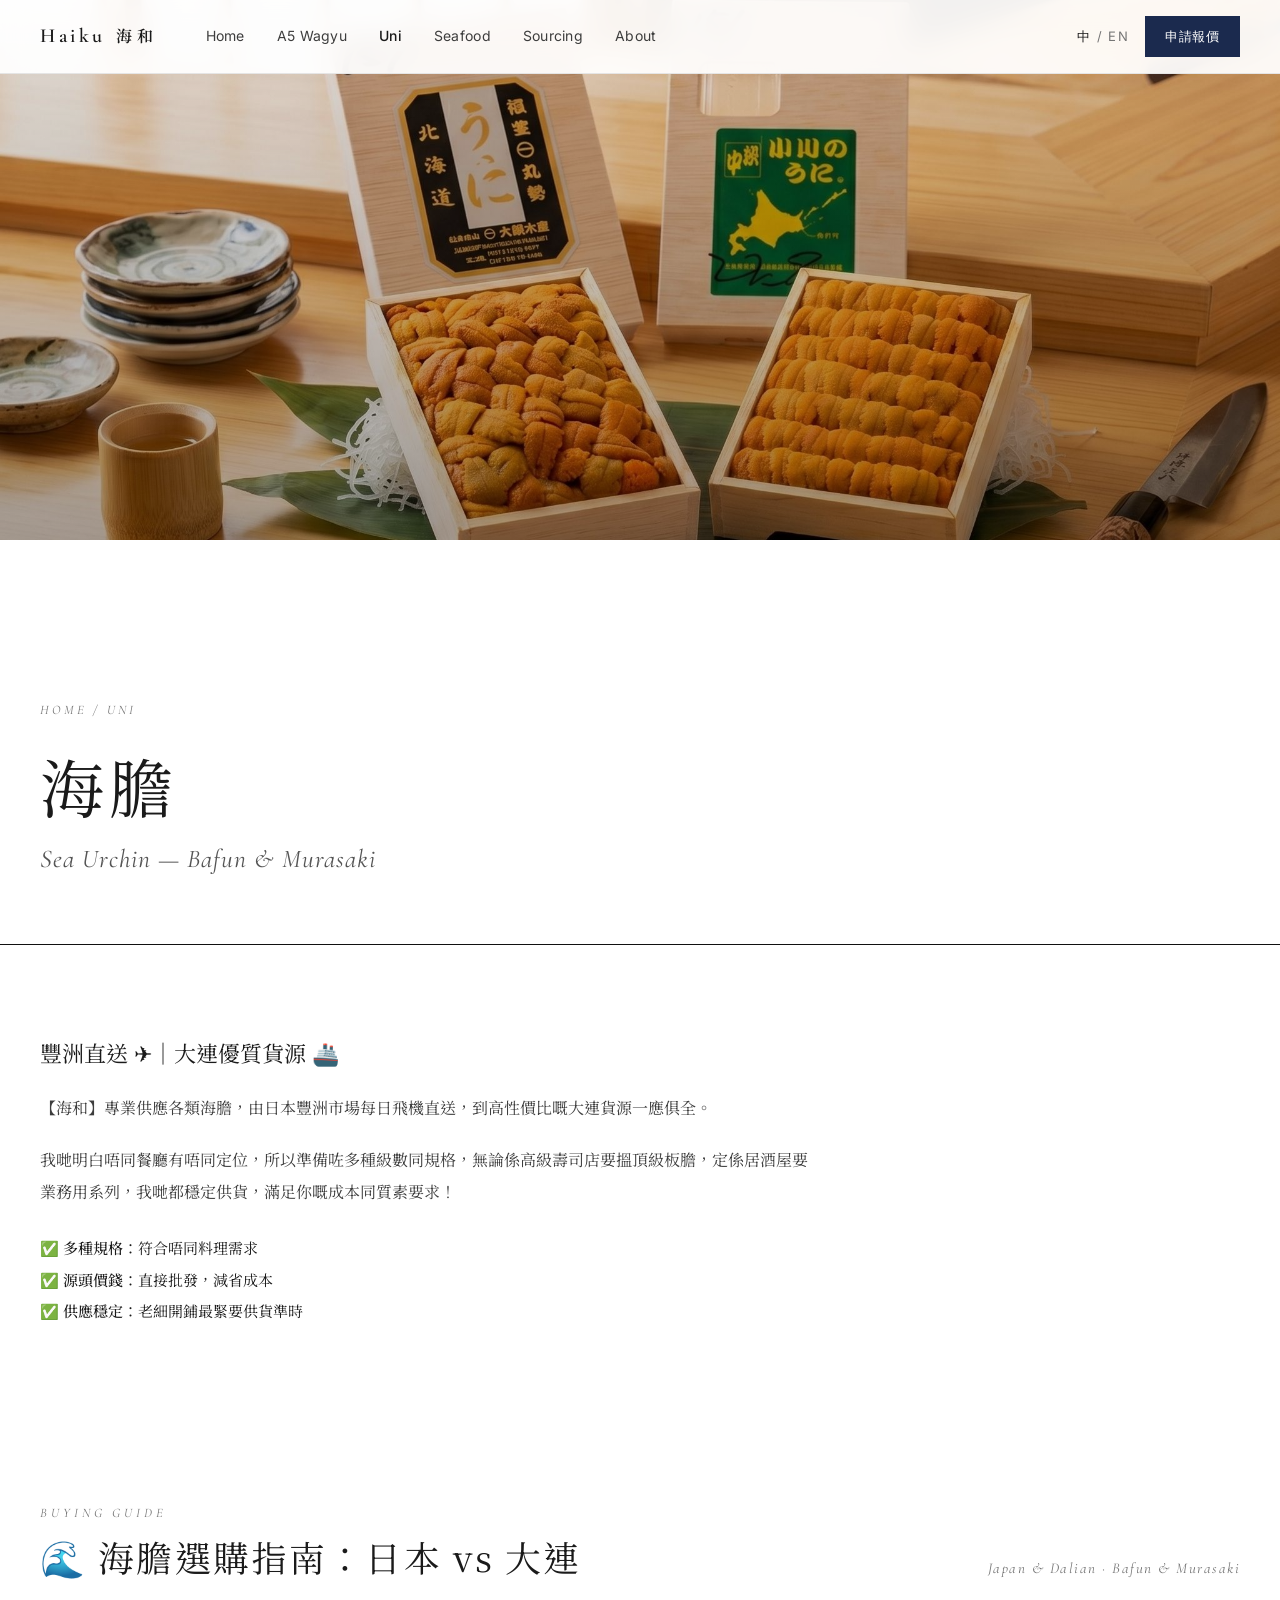
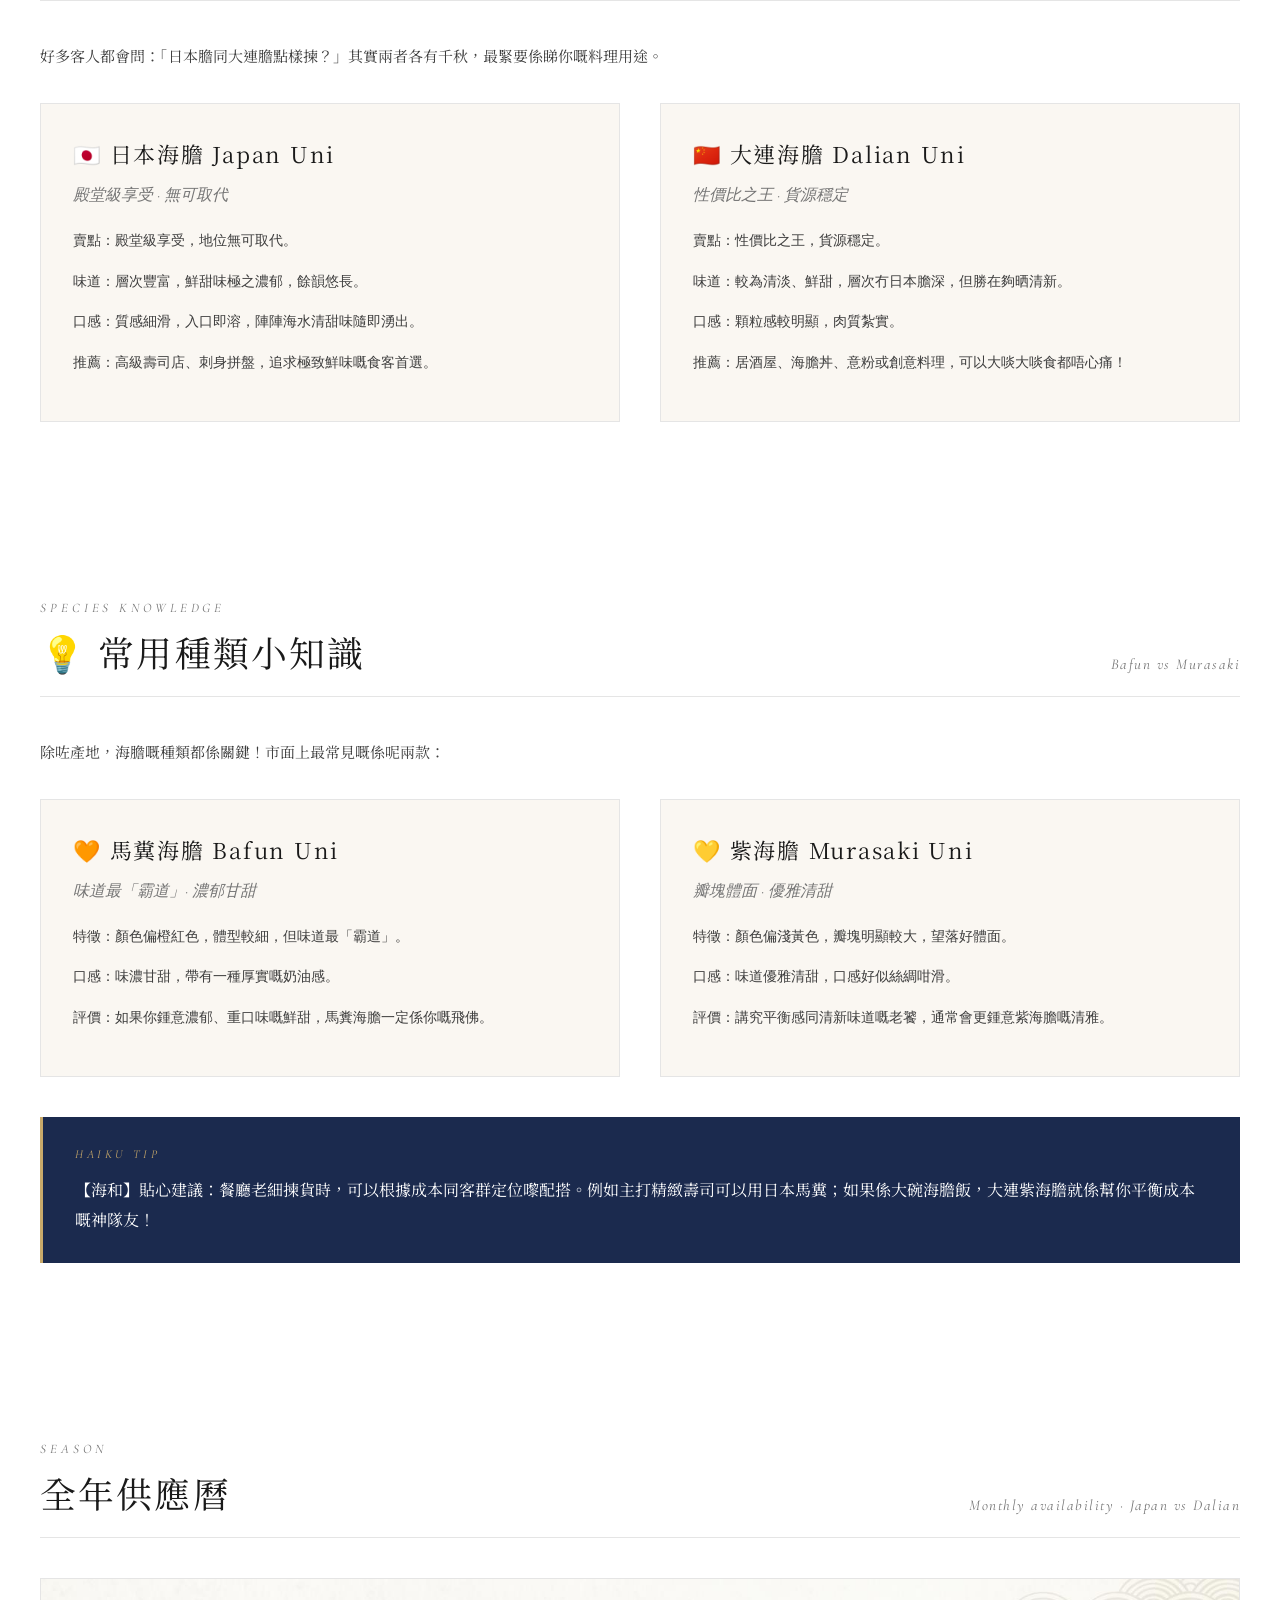
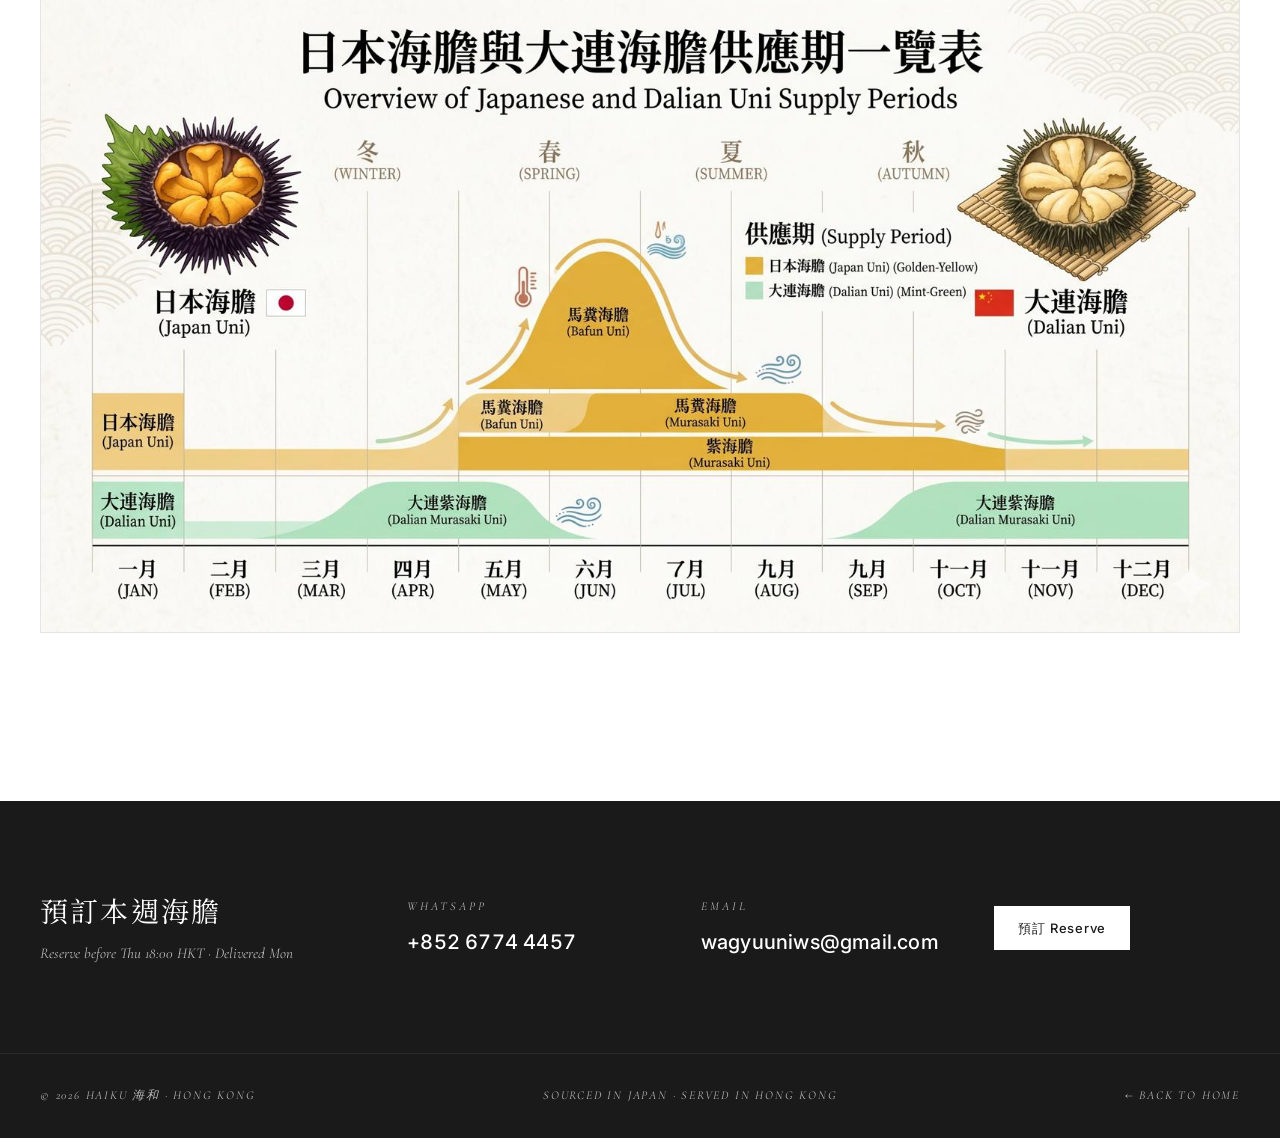
<file: uni.html>
<!doctype html>
<html lang="zh-Hant">
<head>
<meta charset="utf-8">
<meta name="viewport" content="width=device-width,initial-scale=1">
<title>海膽 · 海和 Haiku</title>
<link rel="preconnect" href="https://fonts.googleapis.com">
<link rel="preconnect" href="https://fonts.gstatic.com" crossorigin>
<link href="https://fonts.googleapis.com/css2?family=Cormorant+Garamond:ital,wght@0,400;0,500;0,600;1,400;1,500&family=Inter:wght@300;400;500;600&family=Noto+Serif+TC:wght@300;400;500;600;700&display=swap" rel="stylesheet">
<link rel="stylesheet" href="./shared.css">
<style>
  .hero-img {
    width: 100%; height: 60vh; min-height: 420px; max-height: 640px;
    background: #111 center/cover no-repeat;
    background-image: linear-gradient(rgba(0,0,0,.1), rgba(0,0,0,.35)),
      url("img/uni.jpg");
  }
  .compare {
    display: grid; grid-template-columns: 1fr 1fr; gap: 40px; margin-top: 32px;
  }
  .variety {
    padding: 32px; background: var(--cream); border: 1px solid var(--line);
  }
  .variety h3 {
    font-family: var(--serif-zh); font-weight: 400; font-size: 22px; letter-spacing: .08em; margin: 0 0 12px;
  }
  .variety .en { font-family: var(--serif-en); font-style: italic; color: var(--ink-50); font-size: 16px; margin-bottom: 18px; }
  .variety p { font-size: 14px; line-height: 1.9; color: var(--ink-70); margin: 0 0 14px; }
  .variety ul { margin: 0; padding-left: 18px; font-size: 14px; color: var(--ink-70); line-height: 1.9; }
  .calendar {
    display: grid; grid-template-columns: repeat(12, 1fr); gap: 4px; margin-top: 40px; font-size: 11px;
  }
  .cal-cell {
    padding: 12px 0; text-align: center; background: var(--cream); color: var(--ink-60);
    font-family: var(--serif-en); font-style: italic; letter-spacing: .1em;
  }
  .cal-cell.peak { background: var(--navy); color: #fff; }
  .cal-cell.mid { background: #c8d1e2; color: var(--ink); }
  .cal-legend {
    display: flex; gap: 24px; margin-top: 16px; font-size: 12px; color: var(--ink-60); font-family: var(--serif-zh);
  }
  .cal-legend span::before { content: ""; display: inline-block; width: 12px; height: 12px; margin-right: 6px; vertical-align: middle; }
  .cal-legend .peak::before { background: var(--navy); }
  .cal-legend .mid::before { background: #c8d1e2; }
  .cal-legend .off::before { background: var(--cream); border: 1px solid var(--line); }
  @media (max-width: 900px) { .compare { grid-template-columns: 1fr; } .calendar { grid-template-columns: repeat(6, 1fr); } }
</style>
</head>
<body>

<nav class="nav">
  <div class="nav-inner">
    <div class="mark"><a href="index.html">Haiku<span class="zh">海和</span></a></div>
    <div class="menu">
      <a href="index.html">Home</a>
      <a href="wagyu.html">A5 Wagyu</a>
      <a href="uni.html" class="active">Uni</a>
      <a href="seafood.html">Seafood</a>
      <a href="index.html#traceability">Sourcing</a>
      <a href="about.html">About</a>
    </div>
    <div class="nav-right">
      <div class="lang"><span class="on">中</span> / EN</div>
      <a class="btn-primary" href="index.html#contact">申請報價</a>
    </div>
  </div>
</nav>

<div class="hero-img"></div>

<header class="page-head">
  <div class="breadcrumb"><a href="index.html">Home</a> / Uni</div>
  <h1>海膽</h1>
  <div class="en">Sea Urchin — Bafun &amp; Murasaki</div>
</header>

<section class="sec">
  <div class="prose">
    <p class="lead">豐洲直送 ✈︎｜大連優質貨源 🚢</p>
    <p>【海和】專業供應各類海膽，由日本豐洲市場每日飛機直送，到高性價比嘅大連貨源一應俱全。</p>
    <p>我哋明白唔同餐廳有唔同定位，所以準備咗多種級數同規格，無論係高級壽司店要搵頂級板膽，定係居酒屋要業務用系列，我哋都穩定供貨，滿足你嘅成本同質素要求！</p>
    <ul style="list-style:none; padding:0; margin:24px 0 0; font-family:var(--serif-zh); font-size:15px; line-height:2.1; color:var(--ink);">
      <li>✅ <b style="font-weight:500;">多種規格</b>：符合唔同料理需求</li>
      <li>✅ <b style="font-weight:500;">源頭價錢</b>：直接批發，減省成本</li>
      <li>✅ <b style="font-weight:500;">供應穩定</b>：老細開鋪最緊要供貨準時</li>
    </ul>
  </div>
</section>

<section class="sec">
  <div class="sec-title">
    <div><div class="lbl">Buying Guide</div><h2>🌊 海膽選購指南：日本 vs 大連</h2></div>
    <div class="en">Japan &amp; Dalian · Bafun &amp; Murasaki</div>
  </div>
  <p style="font-family:var(--serif-zh); font-size:15px; line-height:2; color:var(--ink-70); margin:0 0 32px;">
    好多客人都會問：「日本膽同大連膽點樣揀？」其實兩者各有千秋，最緊要係睇你嘅料理用途。
  </p>
  <div class="compare">
    <article class="variety">
      <h3>🇯🇵 日本海膽 Japan Uni</h3>
      <div class="en">殿堂級享受 · 無可取代</div>
      <p><b style="font-weight:500;">賣點：</b>殿堂級享受，地位無可取代。</p>
      <p><b style="font-weight:500;">味道：</b>層次豐富，鮮甜味極之濃郁，餘韻悠長。</p>
      <p><b style="font-weight:500;">口感：</b>質感細滑，入口即溶，陣陣海水清甜味隨即湧出。</p>
      <p><b style="font-weight:500;">推薦：</b>高級壽司店、刺身拼盤，追求極致鮮味嘅食客首選。</p>
    </article>
    <article class="variety">
      <h3>🇨🇳 大連海膽 Dalian Uni</h3>
      <div class="en">性價比之王 · 貨源穩定</div>
      <p><b style="font-weight:500;">賣點：</b>性價比之王，貨源穩定。</p>
      <p><b style="font-weight:500;">味道：</b>較為清淡、鮮甜，層次冇日本膽深，但勝在夠晒清新。</p>
      <p><b style="font-weight:500;">口感：</b>顆粒感較明顯，肉質紮實。</p>
      <p><b style="font-weight:500;">推薦：</b>居酒屋、海膽丼、意粉或創意料理，可以大啖大啖食都唔心痛！</p>
    </article>
  </div>
</section>

<section class="sec">
  <div class="sec-title">
    <div><div class="lbl">Species Knowledge</div><h2>💡 常用種類小知識</h2></div>
    <div class="en">Bafun vs Murasaki</div>
  </div>
  <p style="font-family:var(--serif-zh); font-size:15px; line-height:2; color:var(--ink-70); margin:0 0 32px;">
    除咗產地，海膽嘅種類都係關鍵！市面上最常見嘅係呢兩款：
  </p>
  <div class="compare">
    <article class="variety">
      <h3>🧡 馬糞海膽 Bafun Uni</h3>
      <div class="en">味道最「霸道」· 濃郁甘甜</div>
      <p><b style="font-weight:500;">特徵：</b>顏色偏橙紅色，體型較細，但味道最「霸道」。</p>
      <p><b style="font-weight:500;">口感：</b>味濃甘甜，帶有一種厚實嘅奶油感。</p>
      <p><b style="font-weight:500;">評價：</b>如果你鍾意濃郁、重口味嘅鮮甜，馬糞海膽一定係你嘅飛佛。</p>
    </article>
    <article class="variety">
      <h3>💛 紫海膽 Murasaki Uni</h3>
      <div class="en">瓣塊體面 · 優雅清甜</div>
      <p><b style="font-weight:500;">特徵：</b>顏色偏淺黃色，瓣塊明顯較大，望落好體面。</p>
      <p><b style="font-weight:500;">口感：</b>味道優雅清甜，口感好似絲綢咁滑。</p>
      <p><b style="font-weight:500;">評價：</b>講究平衡感同清新味道嘅老饕，通常會更鍾意紫海膽嘅清雅。</p>
    </article>
  </div>
  <aside style="margin-top:40px; padding:28px 32px; background:var(--navy); color:#fff; border-left:3px solid #c8a96a;">
    <div style="font-family:var(--serif-en); font-style:italic; font-size:12px; letter-spacing:.3em; text-transform:uppercase; color:#c8a96a; margin-bottom:10px;">Haiku Tip</div>
    <div style="font-family:var(--serif-zh); font-size:16px; line-height:1.9;">
      【海和】貼心建議：餐廳老細揀貨時，可以根據成本同客群定位嚟配搭。例如主打精緻壽司可以用日本馬糞；如果係大碗海膽飯，大連紫海膽就係幫你平衡成本嘅神隊友！
    </div>
  </aside>
</section>

<section class="sec">
  <div class="sec-title">
    <div><div class="lbl">Season</div><h2>全年供應曆</h2></div>
    <div class="en">Monthly availability · Japan vs Dalian</div>
  </div>
  <img src="img/uni-supply.jpg" alt="日本海膽與大連海膽供應期一覽表" style="width:100%; height:auto; display:block; margin-top:8px; border:1px solid var(--line);">
</section>

<section class="cta-strip">
  <div class="cta-strip-inner">
    <div>
      <h3>預訂本週海膽</h3>
      <div class="h-en">Reserve before Thu 18:00 HKT · Delivered Mon</div>
    </div>
    <div class="cta-item"><div class="k">WhatsApp</div><div class="v lg">+852 6774 4457</div></div>
    <div class="cta-item"><div class="k">Email</div><div class="v lg">wagyuuniws@gmail.com</div></div>
    <div class="cta-item"><a class="btn-primary" href="https://wa.me/85267744457" target="_blank" rel="noopener">預訂 Reserve</a></div>
  </div>
</section>

<footer class="footer">
  <div class="row">
    <div>© 2026 Haiku 海和 · Hong Kong</div>
    <div>Sourced in Japan · Served in Hong Kong</div>
    <div><a href="index.html">← Back to home</a></div>
  </div>
</footer>

</body>
</html>
</file>
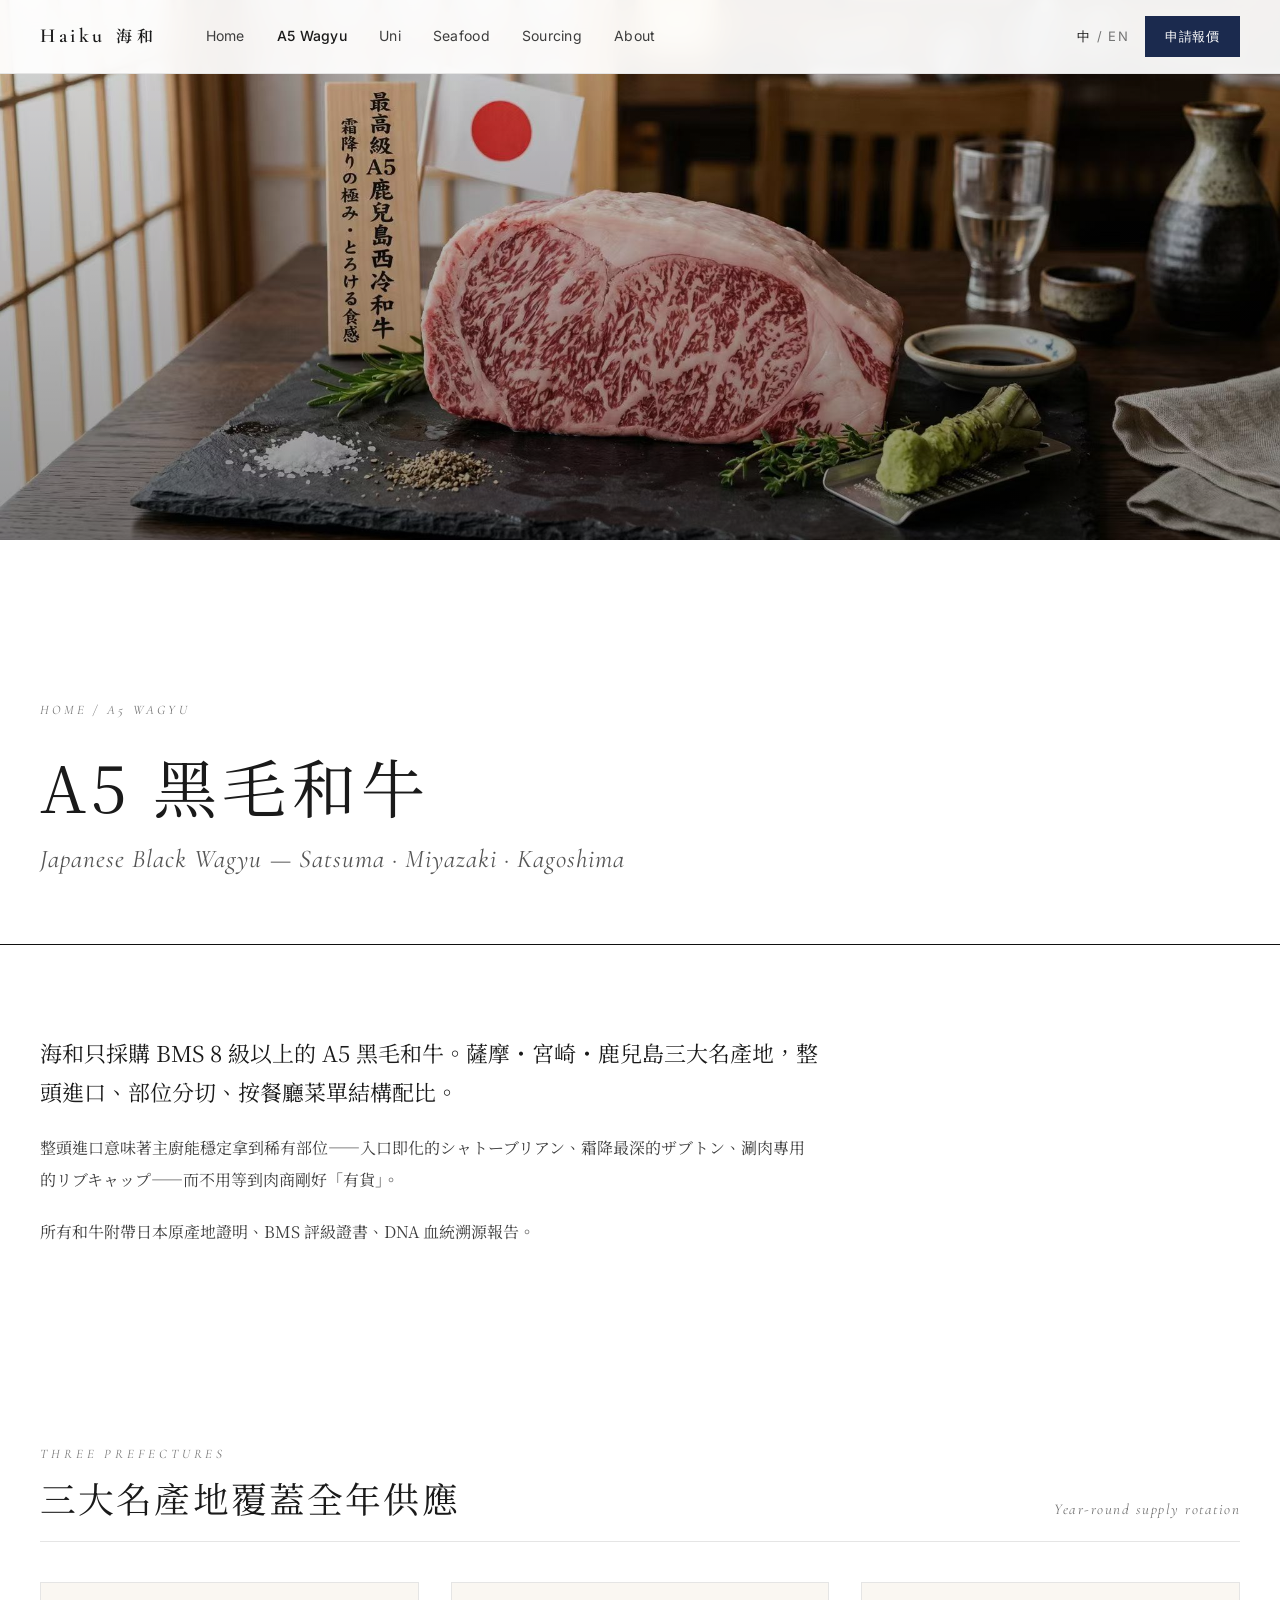
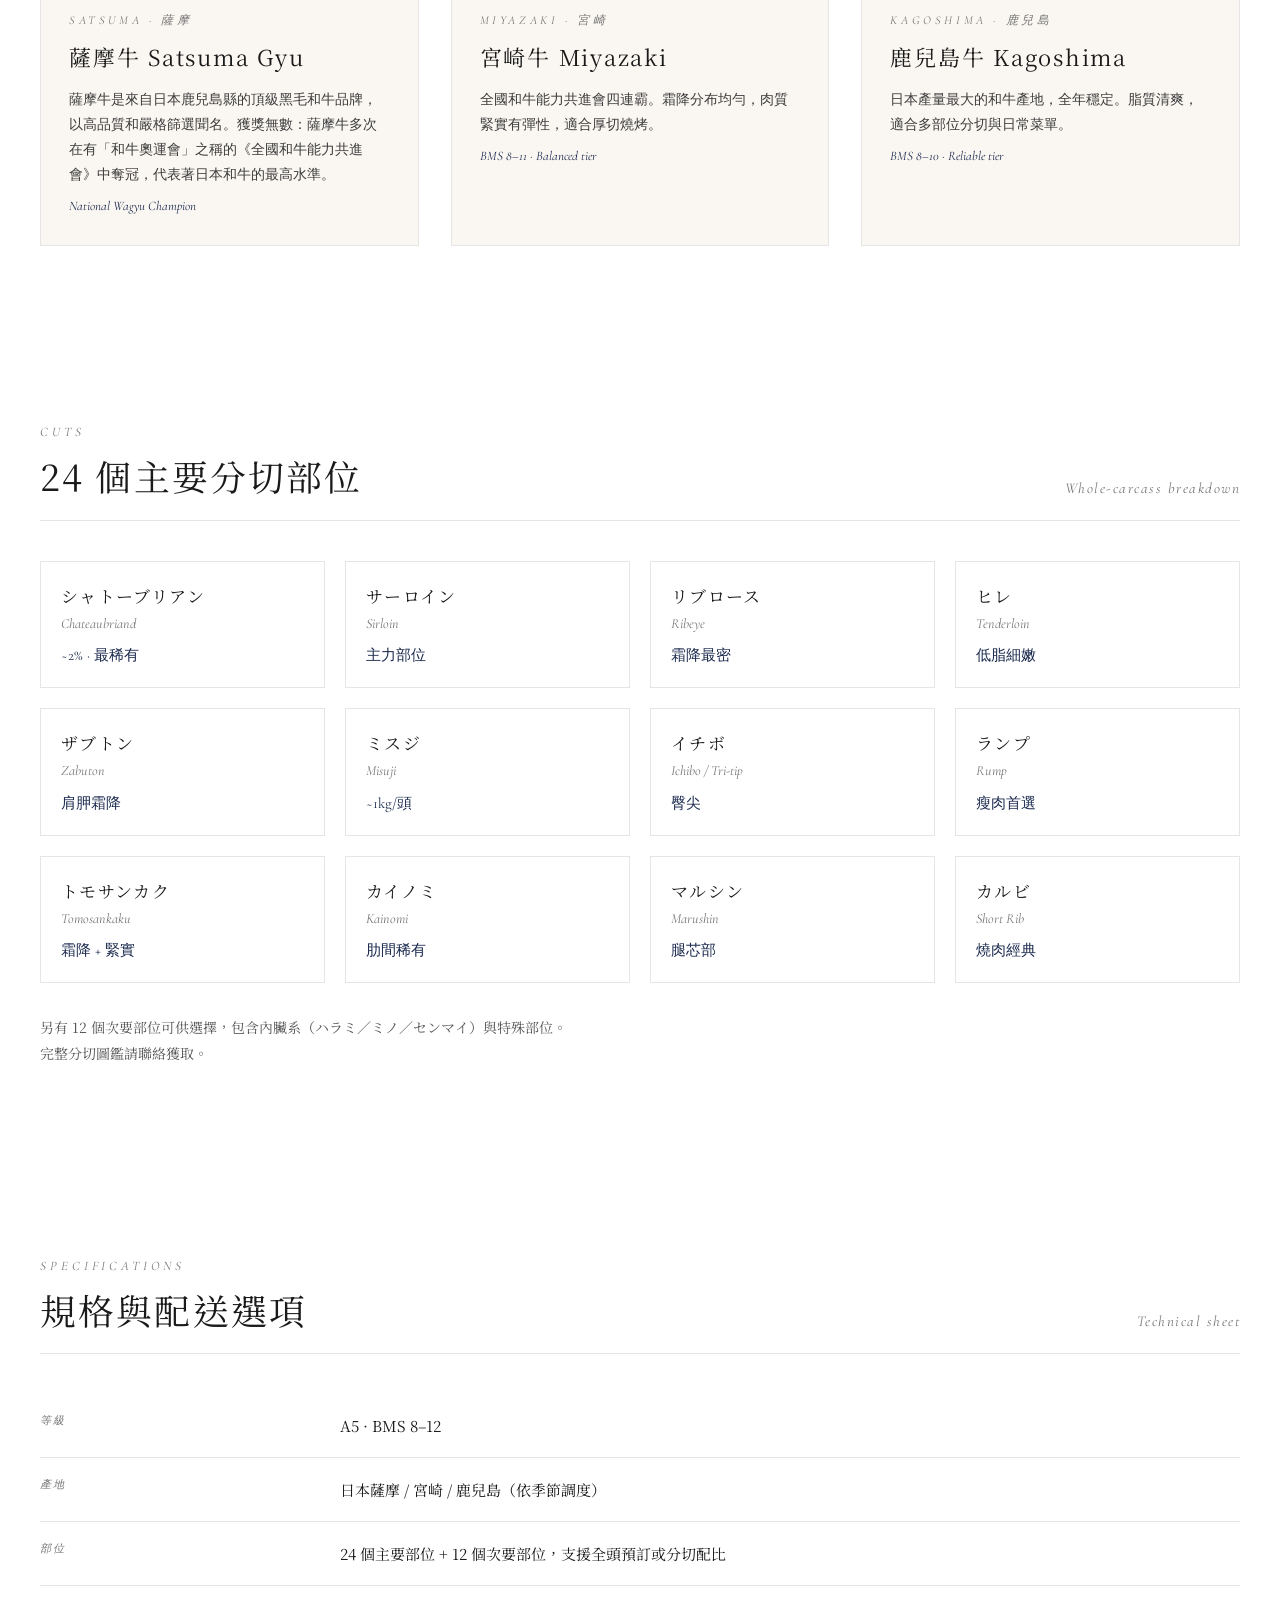
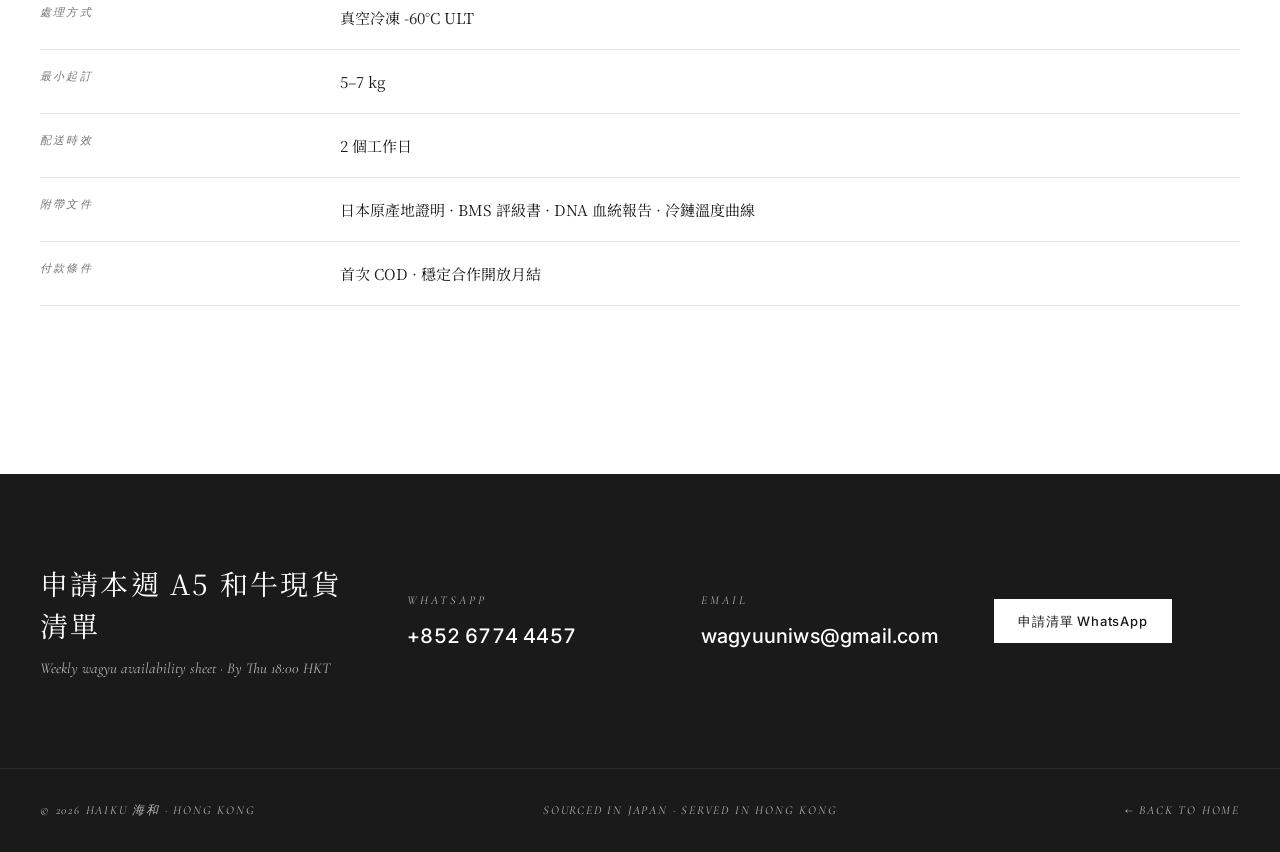
<file: wagyu.html>
<!doctype html>
<html lang="zh-Hant">
<head>
<meta charset="utf-8">
<meta name="viewport" content="width=device-width,initial-scale=1">
<title>A5 黑毛和牛 · 海和 Haiku</title>
<link rel="preconnect" href="https://fonts.googleapis.com">
<link rel="preconnect" href="https://fonts.gstatic.com" crossorigin>
<link href="https://fonts.googleapis.com/css2?family=Cormorant+Garamond:ital,wght@0,400;0,500;0,600;1,400;1,500&family=Inter:wght@300;400;500;600&family=Noto+Serif+TC:wght@300;400;500;600;700&display=swap" rel="stylesheet">
<link rel="stylesheet" href="./shared.css">
<style>
  .hero-img {
    width: 100%; height: 60vh; min-height: 420px; max-height: 640px;
    margin-top: 0;
    background: #111 center/cover no-repeat;
    background-image: linear-gradient(rgba(0,0,0,.15), rgba(0,0,0,.4)),
      url("img/wagyu.jpg");
  }
  .two-col {
    display: grid; grid-template-columns: 1fr 1fr; gap: 80px;
  }
  .two-col img, .two-col .media {
    aspect-ratio: 4/5; width: 100%; background: var(--gray) center/cover no-repeat;
  }
  .prefecture-grid {
    display: grid; grid-template-columns: repeat(3, 1fr); gap: 32px; margin-top: 40px;
  }
  .pref {
    padding: 28px; background: var(--cream); border: 1px solid var(--line);
  }
  .pref .flag {
    font-family: var(--serif-en); font-style: italic; font-size: 12px; letter-spacing: .3em;
    text-transform: uppercase; color: var(--ink-50); margin-bottom: 8px;
  }
  .pref h3 {
    font-family: var(--serif-zh); font-weight: 400; font-size: 22px; letter-spacing: .08em;
    margin: 0 0 12px;
  }
  .pref p { font-size: 14px; color: var(--ink-70); line-height: 1.8; margin: 0 0 10px; }
  .pref .tag { font-family: var(--serif-en); font-style: italic; font-size: 13px; color: var(--navy); }
  .cuts {
    display: grid; grid-template-columns: repeat(4, 1fr); gap: 20px; margin-top: 40px;
  }
  .cut {
    padding: 20px; border: 1px solid var(--line);
  }
  .cut .jp { font-family: var(--serif-zh); font-size: 17px; letter-spacing: .08em; margin-bottom: 4px; }
  .cut .en { font-family: var(--serif-en); font-style: italic; font-size: 14px; color: var(--ink-50); margin-bottom: 8px; }
  .cut .pct { font-family: var(--serif-en); font-size: 15px; color: var(--navy); }
  @media (max-width: 900px) {
    .two-col { grid-template-columns: 1fr; gap: 32px; }
    .prefecture-grid, .cuts { grid-template-columns: 1fr; }
  }
</style>
</head>
<body>

<nav class="nav">
  <div class="nav-inner">
    <div class="mark"><a href="index.html">Haiku<span class="zh">海和</span></a></div>
    <div class="menu">
      <a href="index.html">Home</a>
      <a href="wagyu.html" class="active">A5 Wagyu</a>
      <a href="uni.html">Uni</a>
      <a href="seafood.html">Seafood</a>
      <a href="index.html#traceability">Sourcing</a>
      <a href="about.html">About</a>
    </div>
    <div class="nav-right">
      <div class="lang"><span class="on">中</span> / EN</div>
      <a class="btn-primary" href="index.html#contact">申請報價</a>
    </div>
  </div>
</nav>

<div class="hero-img"></div>

<header class="page-head">
  <div class="breadcrumb"><a href="index.html">Home</a> / A5 Wagyu</div>
  <h1>A5 黑毛和牛</h1>
  <div class="en">Japanese Black Wagyu — Satsuma · Miyazaki · Kagoshima</div>
</header>

<section class="sec">
  <div class="prose">
    <p class="lead">海和只採購 BMS 8 級以上的 A5 黑毛和牛。薩摩・宮崎・鹿兒島三大名產地，整頭進口、部位分切、按餐廳菜單結構配比。</p>
    <p>整頭進口意味著主廚能穩定拿到稀有部位——入口即化的シャトーブリアン、霜降最深的ザブトン、涮肉專用的リブキャップ——而不用等到肉商剛好「有貨」。</p>
    <p>所有和牛附帶日本原產地證明、BMS 評級證書、DNA 血統溯源報告。</p>
  </div>
</section>

<section class="sec">
  <div class="sec-title">
    <div><div class="lbl">Three Prefectures</div><h2>三大名產地覆蓋全年供應</h2></div>
    <div class="en">Year-round supply rotation</div>
  </div>
  <div class="prefecture-grid">
    <article class="pref">
      <div class="flag">Satsuma · 薩摩</div>
      <h3>薩摩牛 Satsuma Gyu</h3>
      <p>薩摩牛是來自日本鹿兒島縣的頂級黑毛和牛品牌，以高品質和嚴格篩選聞名。獲獎無數：薩摩牛多次在有「和牛奧運會」之稱的《全國和牛能力共進會》中奪冠，代表著日本和牛的最高水準。</p>
      <div class="tag">National Wagyu Champion</div>
    </article>
    <article class="pref">
      <div class="flag">Miyazaki · 宮崎</div>
      <h3>宮崎牛 Miyazaki</h3>
      <p>全國和牛能力共進會四連霸。霜降分布均勻，肉質緊實有彈性，適合厚切燒烤。</p>
      <div class="tag">BMS 8–11 · Balanced tier</div>
    </article>
    <article class="pref">
      <div class="flag">Kagoshima · 鹿兒島</div>
      <h3>鹿兒島牛 Kagoshima</h3>
      <p>日本產量最大的和牛產地，全年穩定。脂質清爽，適合多部位分切與日常菜單。</p>
      <div class="tag">BMS 8–10 · Reliable tier</div>
    </article>
  </div>
</section>

<section class="sec">
  <div class="sec-title">
    <div><div class="lbl">Cuts</div><h2>24 個主要分切部位</h2></div>
    <div class="en">Whole-carcass breakdown</div>
  </div>
  <div class="cuts">
    <div class="cut"><div class="jp">シャトーブリアン</div><div class="en">Chateaubriand</div><div class="pct">~2% · 最稀有</div></div>
    <div class="cut"><div class="jp">サーロイン</div><div class="en">Sirloin</div><div class="pct">主力部位</div></div>
    <div class="cut"><div class="jp">リブロース</div><div class="en">Ribeye</div><div class="pct">霜降最密</div></div>
    <div class="cut"><div class="jp">ヒレ</div><div class="en">Tenderloin</div><div class="pct">低脂細嫩</div></div>
    <div class="cut"><div class="jp">ザブトン</div><div class="en">Zabuton</div><div class="pct">肩胛霜降</div></div>
    <div class="cut"><div class="jp">ミスジ</div><div class="en">Misuji</div><div class="pct">~1kg/頭</div></div>
    <div class="cut"><div class="jp">イチボ</div><div class="en">Ichibo / Tri-tip</div><div class="pct">臀尖</div></div>
    <div class="cut"><div class="jp">ランプ</div><div class="en">Rump</div><div class="pct">瘦肉首選</div></div>
    <div class="cut"><div class="jp">トモサンカク</div><div class="en">Tomosankaku</div><div class="pct">霜降 + 緊實</div></div>
    <div class="cut"><div class="jp">カイノミ</div><div class="en">Kainomi</div><div class="pct">肋間稀有</div></div>
    <div class="cut"><div class="jp">マルシン</div><div class="en">Marushin</div><div class="pct">腿芯部</div></div>
    <div class="cut"><div class="jp">カルビ</div><div class="en">Short Rib</div><div class="pct">燒肉經典</div></div>
  </div>
  <p style="font-family:var(--serif-zh); font-size:14px; color:var(--ink-60); margin-top:32px; line-height:1.8;">
    另有 12 個次要部位可供選擇，包含內臟系（ハラミ／ミノ／センマイ）與特殊部位。<br>完整分切圖鑑請聯絡獲取。
  </p>
</section>

<section class="sec">
  <div class="sec-title">
    <div><div class="lbl">Specifications</div><h2>規格與配送選項</h2></div>
    <div class="en">Technical sheet</div>
  </div>
  <table class="spec-table">
    <tr><th>等級</th><td>A5 · BMS 8–12</td></tr>
    <tr><th>產地</th><td>日本薩摩 / 宮崎 / 鹿兒島（依季節調度）</td></tr>
    <tr><th>部位</th><td>24 個主要部位 + 12 個次要部位，支援全頭預訂或分切配比</td></tr>
    <tr><th>處理方式</th><td>真空冷凍 -60°C ULT</td></tr>
    <tr><th>最小起訂</th><td>5–7 kg</td></tr>
    <tr><th>配送時效</th><td>2 個工作日</td></tr>
    <tr><th>附帶文件</th><td>日本原產地證明 · BMS 評級書 · DNA 血統報告 · 冷鏈溫度曲線</td></tr>
    <tr><th>付款條件</th><td>首次 COD · 穩定合作開放月結</td></tr>
  </table>
</section>

<section class="cta-strip">
  <div class="cta-strip-inner">
    <div>
      <h3>申請本週 A5 和牛現貨清單</h3>
      <div class="h-en">Weekly wagyu availability sheet · By Thu 18:00 HKT</div>
    </div>
    <div class="cta-item"><div class="k">WhatsApp</div><div class="v lg">+852 6774 4457</div></div>
    <div class="cta-item"><div class="k">Email</div><div class="v lg">wagyuuniws@gmail.com</div></div>
    <div class="cta-item"><a class="btn-primary" href="https://wa.me/85267744457" target="_blank" rel="noopener">申請清單 WhatsApp</a></div>
  </div>
</section>

<footer class="footer">
  <div class="row">
    <div>© 2026 Haiku 海和 · Hong Kong</div>
    <div>Sourced in Japan · Served in Hong Kong</div>
    <div><a href="index.html">← Back to home</a></div>
  </div>
</footer>

</body>
</html>
</file>
<file: shared.css>
/* ================================================================
   海和 Haiku — Shared design tokens, nav, footer
   Used by: index.html, wagyu.html, uni.html, seafood.html, about.html
   ================================================================ */

*, *::before, *::after { box-sizing: border-box; }

:root {
  --ink: #1a1a1a;
  --ink-70: #3d3d3d;
  --ink-60: #555;
  --ink-50: #757575;
  --ink-30: #b8b8b8;
  --line: #e5e5e5;
  --line-strong: #111;
  --paper: #ffffff;
  --cream: #faf7f2;
  --gray: #f5f5f5;
  --navy: #1b2a4e;
  --navy-hover: #0f1c38;
  --serif-zh: "Noto Serif TC", serif;
  --serif-en: "Cormorant Garamond", Georgia, serif;
  --sans: "Inter", -apple-system, "PingFang TC", "Microsoft JhengHei", sans-serif;
}

html, body { margin: 0; padding: 0; }
body {
  font-family: var(--sans);
  color: var(--ink); background: var(--paper);
  -webkit-font-smoothing: antialiased; line-height: 1.6;
}
a { color: inherit; text-decoration: none; }
img { display: block; max-width: 100%; }

/* ========== NAV ========== */
.nav {
  position: fixed; inset: 0 0 auto 0; z-index: 20;
  background: rgba(255,255,255,.94);
  backdrop-filter: saturate(140%) blur(14px);
  border-bottom: 1px solid var(--line);
}
.nav-inner {
  max-width: 1440px; margin: 0 auto;
  padding: 16px 40px; display: flex; align-items: center; gap: 48px;
}
.mark { font-family: var(--serif-en); font-weight: 600; font-size: 20px; letter-spacing: .18em; }
.mark a { color: inherit; }
.mark .zh { font-family: var(--serif-zh); margin-left: 10px; font-size: 16px; letter-spacing: .3em; }
.menu { display: flex; gap: 32px; flex: 1; font-size: 14px; letter-spacing: .02em; }
.menu a { padding: 6px 0; color: var(--ink-70); transition: color .15s; }
.menu a:hover, .menu a.active { color: var(--ink); font-weight: 500; }
.nav-right { display: flex; align-items: center; gap: 16px; font-size: 13px; }
.lang { color: var(--ink-50); letter-spacing: .1em; }
.lang .on { color: var(--ink); font-weight: 500; }
.btn-primary {
  background: var(--navy); color: #fff; padding: 10px 20px; font-size: 13px;
  letter-spacing: .06em; font-weight: 500; transition: background .15s;
}
.btn-primary:hover { background: var(--navy-hover); }

/* ========== PAGE HEADER (sub-pages) ========== */
.page-head {
  padding: 160px 40px 64px 40px;
  max-width: 1440px; margin: 0 auto;
  border-bottom: 1px solid var(--line-strong);
}
.page-head .breadcrumb {
  font-family: var(--serif-en); font-style: italic; font-size: 13px; letter-spacing: .25em;
  text-transform: uppercase; color: var(--ink-50); margin-bottom: 24px;
}
.page-head .breadcrumb a { color: var(--ink-50); border-bottom: 1px solid transparent; }
.page-head .breadcrumb a:hover { border-bottom-color: var(--ink-50); }
.page-head h1 {
  font-family: var(--serif-zh); font-weight: 400;
  font-size: clamp(40px, 5vw, 64px); letter-spacing: .08em; line-height: 1.25; margin: 0 0 14px;
}
.page-head .en {
  font-family: var(--serif-en); font-style: italic; font-size: clamp(22px, 2vw, 30px);
  color: var(--ink-60); letter-spacing: .04em;
}

/* ========== SECTION ========== */
.sec { max-width: 1440px; margin: 0 auto; padding: 88px 40px; }
.sec-narrow { max-width: 1080px; }
.sec-title {
  display: flex; justify-content: space-between; align-items: end;
  margin-bottom: 40px; padding-bottom: 20px; border-bottom: 1px solid var(--line);
}
.sec-title .lbl {
  font-family: var(--serif-en); font-style: italic; font-size: 13px; letter-spacing: .3em;
  text-transform: uppercase; color: var(--ink-50); margin-bottom: 10px;
}
.sec-title h2 {
  font-family: var(--serif-zh); font-weight: 400;
  font-size: clamp(28px, 2.8vw, 40px); letter-spacing: .06em; margin: 0; line-height: 1.3;
}
.sec-title .en {
  font-family: var(--serif-en); font-style: italic; font-size: 15px; color: var(--ink-50);
  letter-spacing: .1em;
}

/* ========== BODY COPY ========== */
.prose {
  max-width: 780px;
}
.prose p {
  font-family: var(--serif-zh); font-size: 16px; line-height: 2; color: var(--ink-70); margin: 0 0 20px;
}
.prose p.lead {
  font-size: 22px; line-height: 1.8; color: var(--ink);
}

/* ========== SPEC TABLE ========== */
.spec-table {
  width: 100%; border-collapse: collapse; font-family: var(--serif-zh);
  margin-top: 20px;
}
.spec-table th, .spec-table td {
  padding: 18px 0; text-align: left; font-size: 15px; border-bottom: 1px solid var(--line);
  vertical-align: top;
}
.spec-table th {
  font-weight: 400; color: var(--ink-50); font-family: var(--serif-en); font-style: italic;
  letter-spacing: .2em; text-transform: uppercase; font-size: 11px; width: 25%;
}
.spec-table td { color: var(--ink); line-height: 1.8; }

/* ========== IMAGE GALLERY ========== */
.gallery {
  display: grid; grid-template-columns: repeat(3, 1fr); gap: 16px; margin-top: 40px;
}
.gallery > div {
  aspect-ratio: 4/5; background: var(--gray) center/cover no-repeat;
}

/* ========== CTA STRIP ========== */
.cta-strip {
  background: var(--ink); color: #fff; padding: 88px 40px; margin-top: 80px;
}
.cta-strip-inner {
  max-width: 1440px; margin: 0 auto;
  display: grid; grid-template-columns: 1.3fr 1fr 1fr 1fr; gap: 48px; align-items: center;
}
.cta-strip h3 {
  font-family: var(--serif-zh); font-weight: 400; font-size: 28px; letter-spacing: .08em;
  line-height: 1.5; margin: 0;
}
.cta-strip .h-en {
  font-family: var(--serif-en); font-style: italic; font-size: 15px; color: var(--ink-30); margin-top: 10px;
}
.cta-item .k {
  font-family: var(--serif-en); font-style: italic; font-size: 12px; letter-spacing: .25em;
  text-transform: uppercase; color: var(--ink-30); margin-bottom: 10px;
}
.cta-item .v.lg {
  font-family: var(--sans); font-weight: 500; font-size: 20px;
  font-variant-numeric: tabular-nums; letter-spacing: .01em;
}
.cta-strip .btn-primary {
  background: #fff; color: var(--ink); padding: 14px 24px; font-weight: 500;
}
.cta-strip .btn-primary:hover { background: #e8e8eb; }

/* ========== FOOTER ========== */
footer.footer {
  background: var(--ink); color: var(--ink-30); padding: 32px 40px;
  font-size: 12px; font-family: var(--serif-en); font-style: italic; letter-spacing: .15em;
  border-top: 1px solid #2a2a2a;
}
footer.footer .row {
  max-width: 1440px; margin: 0 auto;
  display: flex; justify-content: space-between; text-transform: uppercase;
}

/* ========== UTILITY ========== */
.divider {
  max-width: 1440px; margin: 0 auto; padding: 0 40px;
}
.divider hr { border: none; border-top: 1px solid var(--line); margin: 0; }

/* ========== MOBILE ========== */
@media (max-width: 900px) {
  .nav-inner { flex-wrap: wrap; gap: 12px; padding: 14px 20px; }
  .mark { font-size: 17px; }
  .mark .zh { font-size: 14px; margin-left: 6px; letter-spacing: .2em; }
  .menu {
    order: 3; flex: 1 0 100%; gap: 10px 16px; font-size: 12px;
    flex-wrap: wrap; justify-content: center;
  }
  .menu a { white-space: nowrap; padding: 3px 0; }
  .nav-right { gap: 10px; }
  .btn-primary { padding: 8px 14px; font-size: 12px; }
  .page-head { padding: 120px 20px 48px; }
  .page-head h1 { font-size: clamp(32px, 8vw, 48px); }
  .sec { padding: 64px 20px; }
  .sec-title { flex-direction: column; align-items: flex-start; gap: 8px; }
  .gallery { grid-template-columns: 1fr; }
  .cta-strip { padding: 56px 20px; }
  .cta-strip-inner { grid-template-columns: 1fr; gap: 28px; }
}
@media (max-width: 480px) {
  .menu { font-size: 11px; gap: 8px 12px; }
  .mark { font-size: 15px; }
}
</file>
